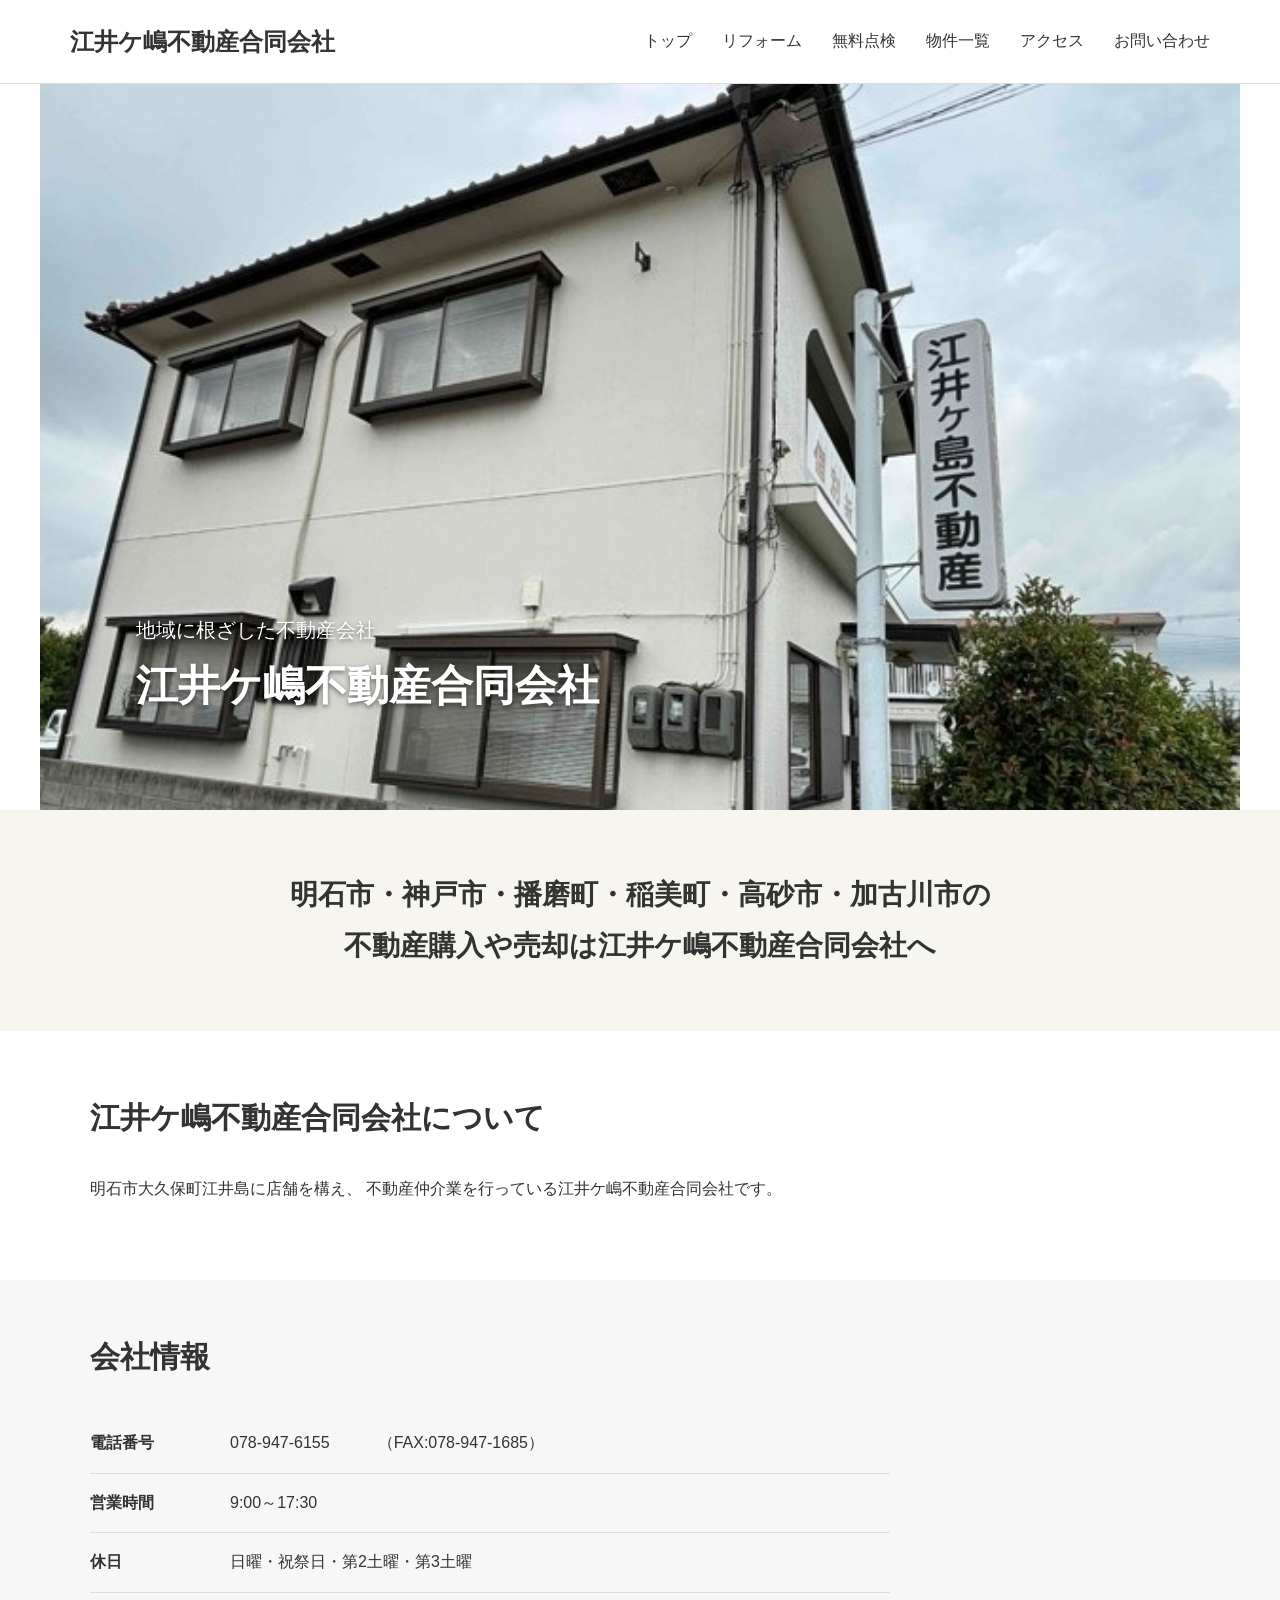
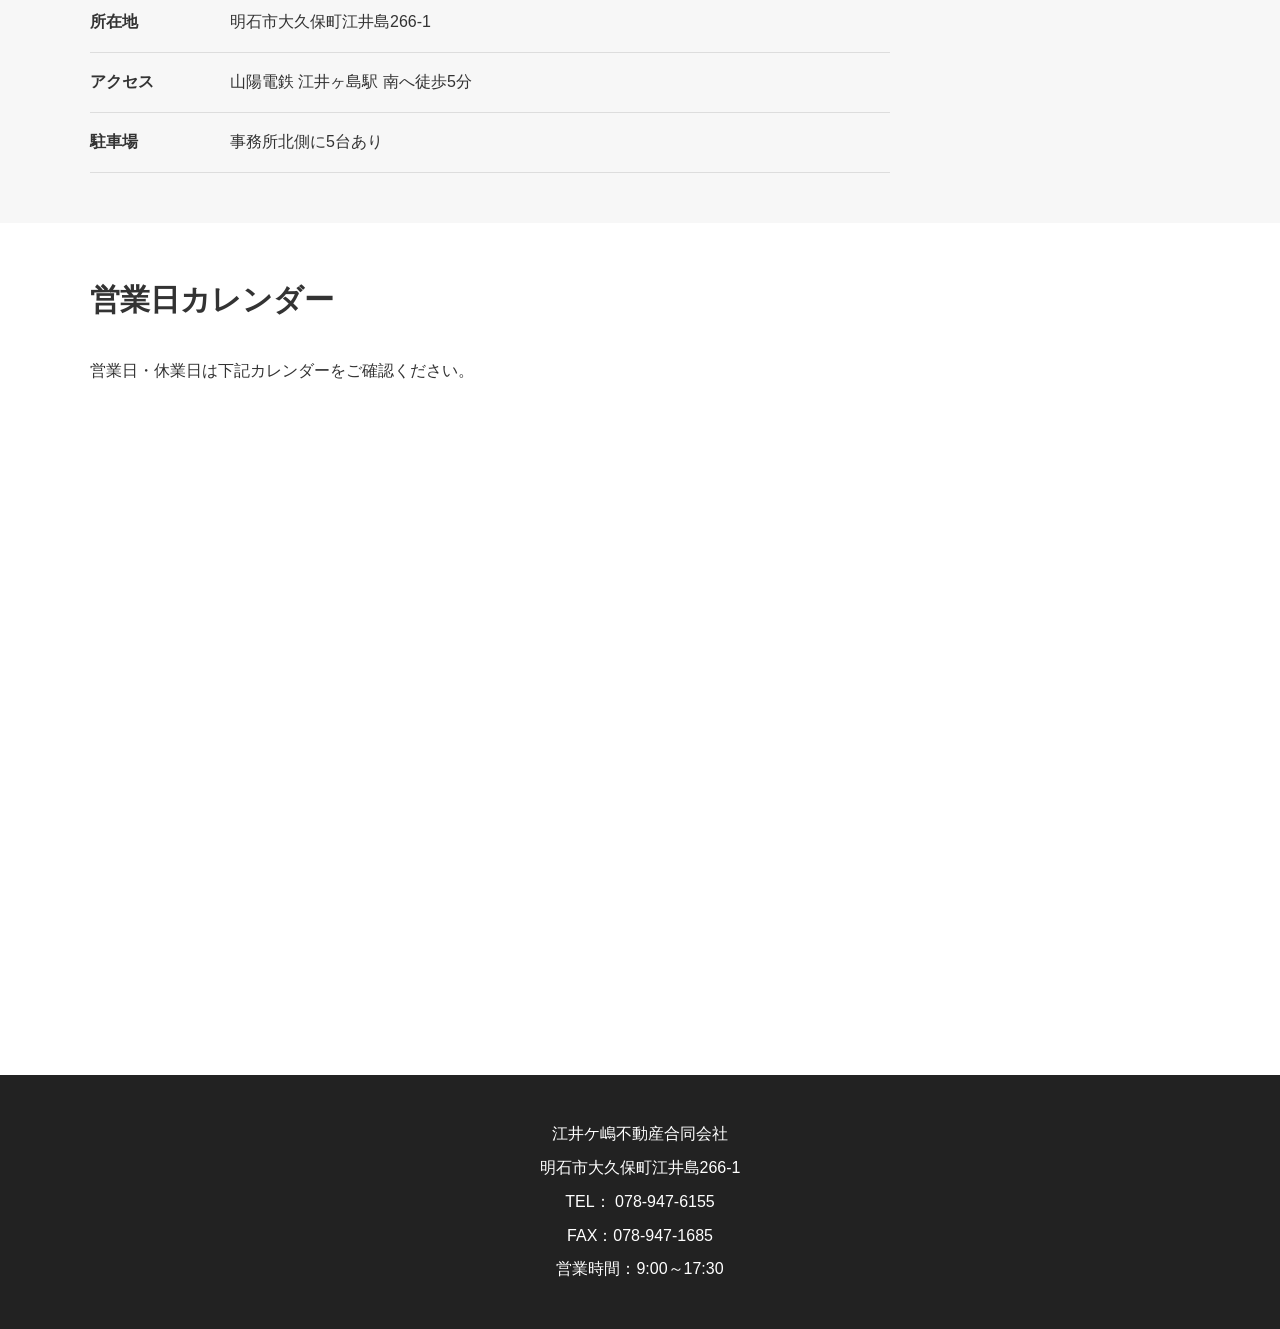
<file: index.html>
<!DOCTYPE html>
<html lang="ja">

<head>
    <meta charset="UTF-8">

    <!-- スマホ表示に対応 -->
    <meta name="viewport" content="width=device-width, initial-scale=1.0">

    <!-- ページタイトル -->
    <title>江井ケ嶋不動産合同会社</title>

    <!-- CSSを読み込み -->
    <link rel="stylesheet" href="css/common.css">
    <link rel="stylesheet" href="css/pc.css">
    <link rel="stylesheet" href="css/sp.css">

    <!-- トップページの余白を設定 -->
    <style>
        .catch-section {
            padding: 60px 0;
        }

        .about-section {
            padding: 60px 0;
        }

        .company-section {
            padding: 50px 0;
        }

        .calendar-section {
            padding: 50px 0;
        }

        .catch-section h2 {
            line-height: 1.8;
        }

        .about-section p {
            line-height: 1.8;
        }

        .company-info p {
            line-height: 1.8;
        }

        .calendar-description {
            line-height: 1.8;
        }

        /* スマホ表示 */
        @media (max-width: 768px) {

            .catch-section {
                padding: 40px 0;
            }

            .about-section {
                padding: 40px 0;
            }

            .company-section {
                padding: 40px 0;
            }

            .calendar-section {
                padding: 40px 0;
            }

        }
    </style>
</head>

<body>

    <!-- ヘッダーを読み込む -->
    <div id="header"></div>


    <!-- メインコンテンツ -->
    <main>

        <!-- メインビジュアル -->
        <section class="hero">

            <img
                src="images/top_1.jpg"
                alt="江井ケ嶋不動産合同会社 外観"
            >

            <div class="hero-text">

                <p>地域に根ざした不動産会社</p>

                <h2>江井ケ嶋不動産合同会社</h2>

            </div>

        </section>


        <!-- キャッチコピー -->
        <section class="catch-section">

            <div class="container">

                <h2>
                    明石市・神戸市・播磨町・稲美町・高砂市・加古川市の<br>
                    不動産購入や売却は江井ケ嶋不動産合同会社へ
                </h2>

            </div>

        </section>


        <!-- 会社紹介 -->
        <section class="about-section">

            <div class="container">

                <h2>江井ケ嶋不動産合同会社について</h2>

                <p>
                    明石市大久保町江井島に店舗を構え、
                    不動産仲介業を行っている江井ケ嶋不動産合同会社です。
                </p>

            </div>

        </section>


        <!-- 会社情報 -->
        <section class="company-section">

            <div class="container">

                <h2>会社情報</h2>

                <div class="company-info">

                    <!-- 電話番号 -->
                    <p>
                        <span>電話番号</span>
                        <a href="tel:078-947-6155">
                            078-947-6155
                        </a>

                        　　　（FAX:078-947-1685）
                    </p>

                    <!-- 営業時間 -->
                    <p>
                        <span>営業時間</span>
                        <span>9:00～17:30</span>
                    </p>

                    <!-- 休日 -->
                    <p>
                        <span>休日</span>
                        <span>
                            日曜・祝祭日・第2土曜・第3土曜
                        </span>
                    </p>

                    <!-- 所在地 -->
                    <p>
                        <span>所在地</span>
                        <span>
                            明石市大久保町江井島266-1
                        </span>
                    </p>

                    <!-- アクセス -->
                    <p>
                        <span>アクセス</span>
                        <span>
                            山陽電鉄 江井ヶ島駅 南へ徒歩5分
                        </span>
                    </p>

                    <!-- 駐車場 -->
                    <p>
                        <span>駐車場</span>
                        <span>
                            事務所北側に5台あり
                        </span>
                    </p>

                </div>

            </div>

        </section>


        <!-- 営業日カレンダー -->
        <section class="calendar-section">

            <div class="container">

                <h2>営業日カレンダー</h2>

                <p class="calendar-description">
                    営業日・休業日は下記カレンダーをご確認ください。
                </p>

                <!-- Googleカレンダー -->
                <div class="calendar-container">

                    <!-- Googleカレンダー設定後にURLを設定 -->
                    <iframe
                        src="https://calendar.google.com/calendar/embed?src=eigasima.fudousan%40gmail.com&ctz=Asia%2FTokyo"
                        style="border: 0"
                        width="800"
                        height="600"
                        frameborder="0"
                        scrolling="no">
                    </iframe>

                </div>

            </div>

        </section>

    </main>


    <!-- フッターを読み込む -->
    <div id="footer"></div>


    <!-- JavaScriptを読み込む -->
    <script src="js/common.js"></script>

</body>

</html>
</file>
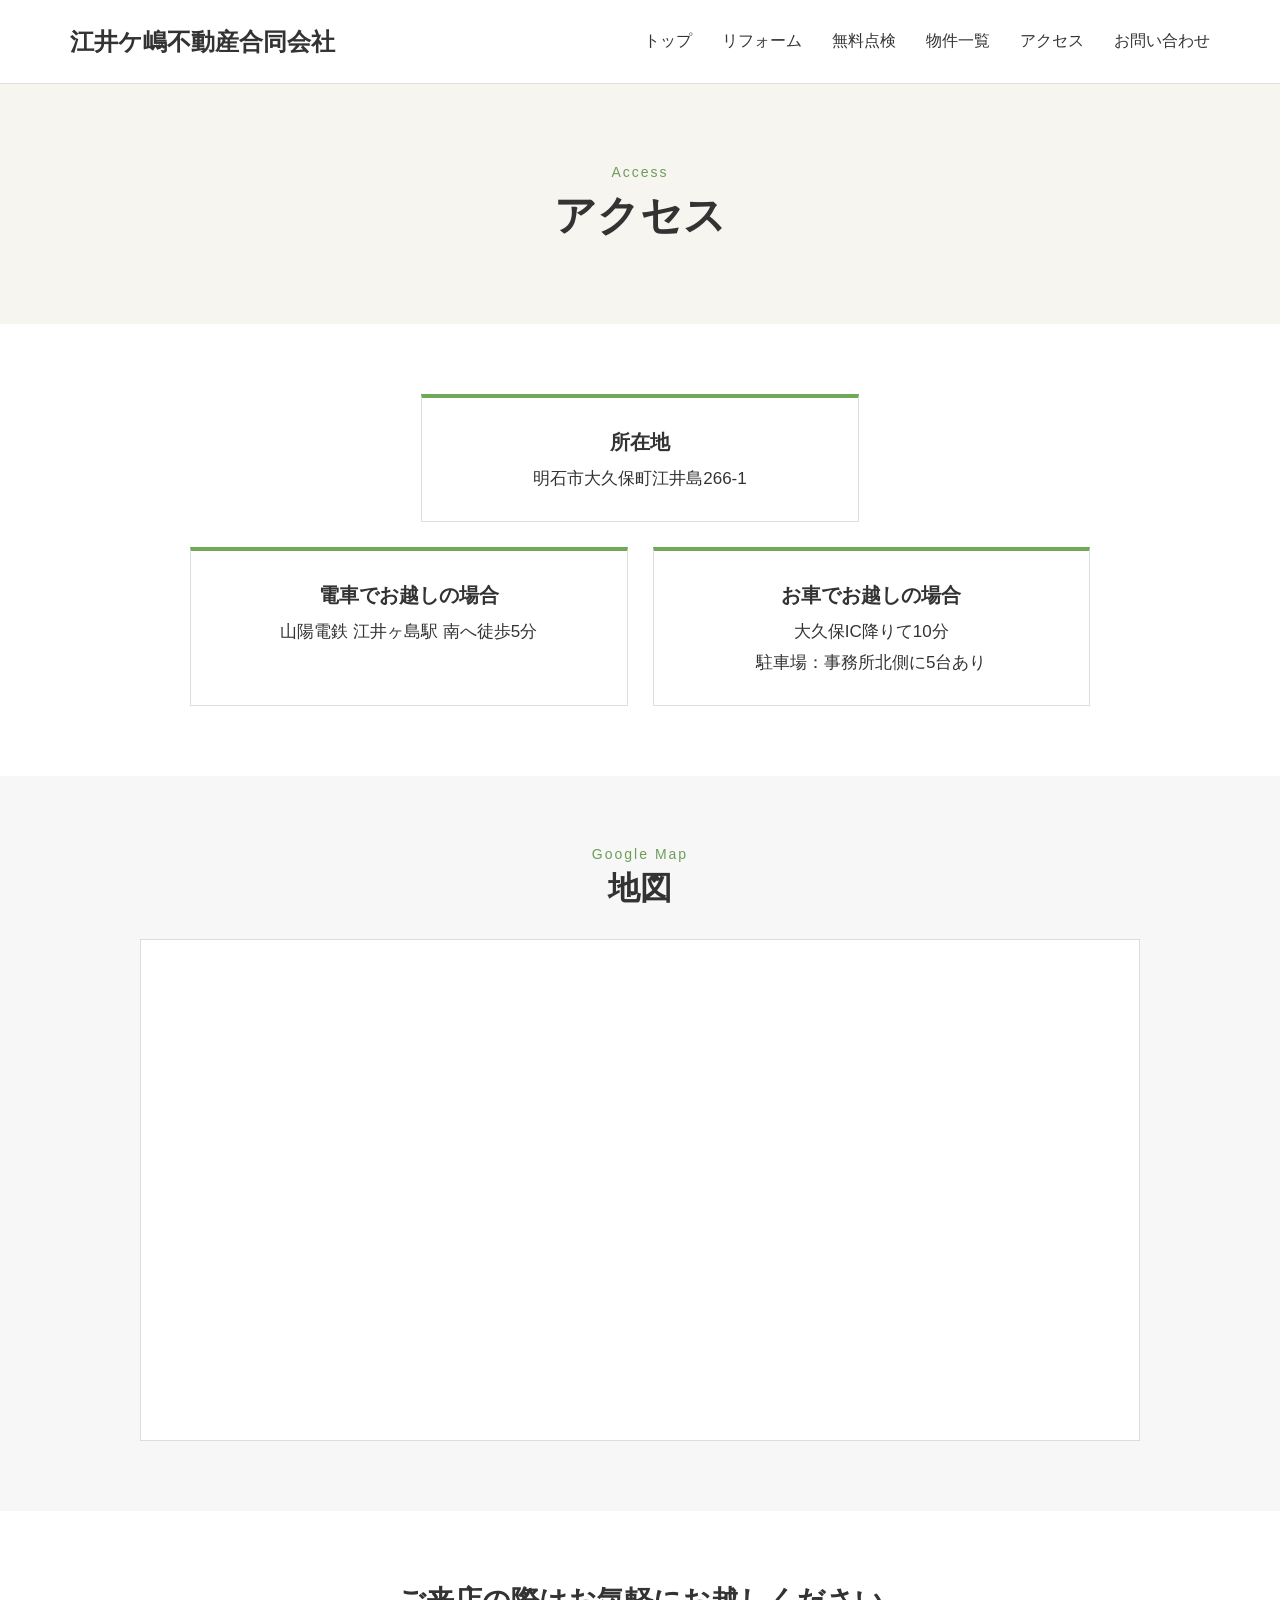
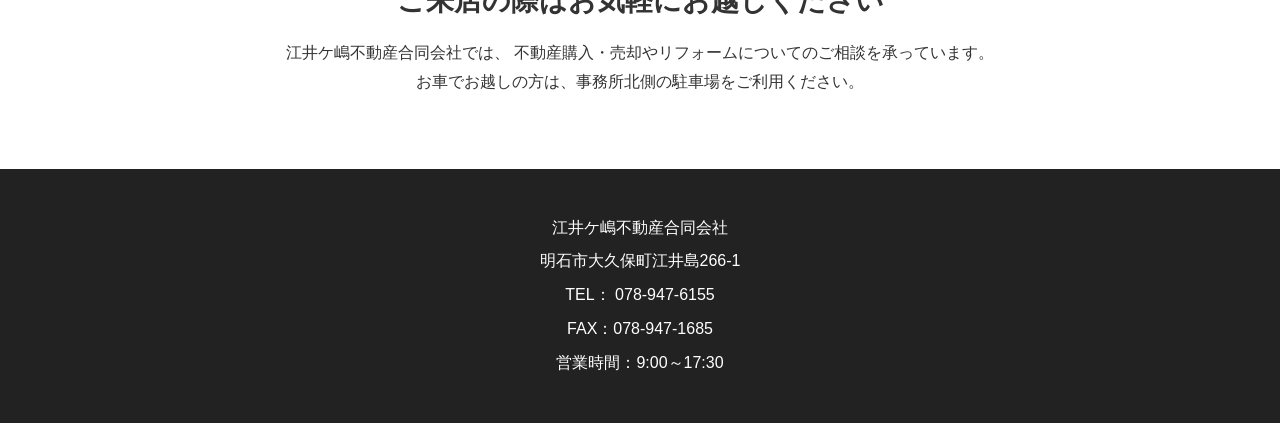
<file: access.html>
<!DOCTYPE html>
<html lang="ja">

<head>
    <meta charset="UTF-8">

    <!-- スマホ表示に対応 -->
    <meta name="viewport" content="width=device-width, initial-scale=1.0">

    <!-- ページタイトル -->
    <title>アクセス | 江井ケ嶋不動産合同会社</title>

    <!-- CSSを読み込み -->
    <link rel="stylesheet" href="css/common.css">
    <link rel="stylesheet" href="css/pc.css">
    <link rel="stylesheet" href="css/sp.css">
    <link rel="stylesheet" href="css/access.css">
</head>

<body>

    <!-- ヘッダーを読み込む -->
    <div id="header"></div>

    <!-- メインコンテンツ -->
    <main>

        <!-- ページタイトル -->
        <section class="access-title">

            <div class="container">

                <p>Access</p>

                <h2>アクセス</h2>

            </div>

        </section>

        <!-- アクセス情報 -->
        <section class="access-info-section">

            <div class="container">

                <div class="access-info">

                    <!-- 所在地 -->
                    <div class="access-item access-address">

                        <h3>所在地</h3>

                        <p>
                            明石市大久保町江井島266-1
                        </p>

                    </div>

                    <!-- 電車でのアクセス -->
                    <div class="access-item">

                        <h3>電車でお越しの場合</h3>

                        <p>
                            山陽電鉄 江井ヶ島駅 南へ徒歩5分
                        </p>

                    </div>

                    <!-- お車でのアクセス -->
                    <div class="access-item">

                        <h3>お車でお越しの場合</h3>

                        <p>
                            大久保IC降りて10分
                        </p>

                        <p>
                            駐車場：事務所北側に5台あり
                        </p>

                    </div>

                </div>

            </div>

        </section>

        <!-- Googleマップ -->
        <section class="map-section">

            <div class="container">

                <div class="section-heading">

                    <p>Google Map</p>

                    <h2>地図</h2>

                </div>

                <div class="map-container">

                    <iframe
                        src="https://www.google.com/maps?q=明石市大久保町江井島266-1&output=embed"
                        loading="lazy"
                        referrerpolicy="no-referrer-when-downgrade"
                        allowfullscreen>
                    </iframe>

                </div>

            </div>

        </section>

        <!-- ご来店案内 -->
        <section class="access-guide">

            <div class="container">

                <h2>ご来店の際はお気軽にお越しください</h2>

                <p>
                    江井ケ嶋不動産合同会社では、
                    不動産購入・売却やリフォームについてのご相談を承っています。
                </p>

                <p>
                    お車でお越しの方は、事務所北側の駐車場をご利用ください。
                </p>

            </div>

        </section>

    </main>

    <!-- フッターを読み込む -->
    <div id="footer"></div>

    <!-- JavaScriptを読み込む -->
    <script src="js/common.js"></script>

</body>

</html>
</file>
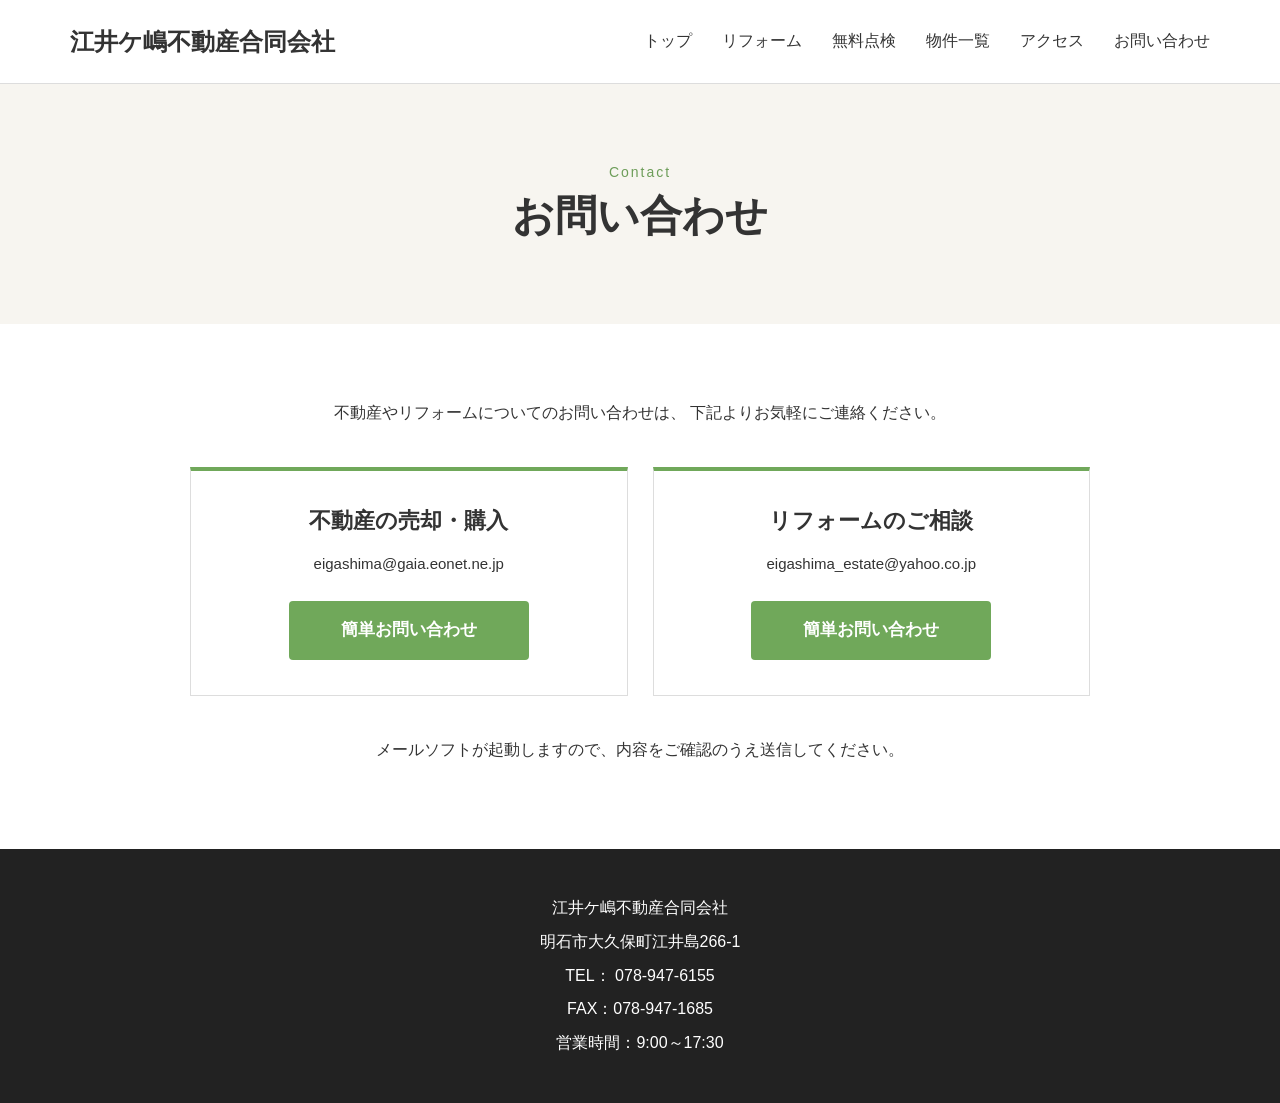
<file: contact.html>
<!DOCTYPE html>
<html lang="ja">

<head>
    <meta charset="UTF-8">

    <!-- スマホ表示に対応 -->
    <meta name="viewport" content="width=device-width, initial-scale=1.0">

    <!-- ページタイトル -->
    <title>お問い合わせ | 江井ケ嶋不動産合同会社</title>

    <!-- CSSを読み込み -->
    <link rel="stylesheet" href="css/common.css">
    <link rel="stylesheet" href="css/pc.css">
    <link rel="stylesheet" href="css/sp.css">

    <!-- お問い合わせページの設定 -->
    <style>

        /* ページタイトル */
        .contact-title {
            padding: 80px 0;
            text-align: center;
            background-color: #f7f5f0;
        }

        .contact-title p {
            margin: 0;
            color: #6d9d59;
            font-size: 14px;
            line-height: 1.2;
            letter-spacing: 2px;
        }

        .contact-title h2 {
            margin: 8px 0 0;
            font-size: 42px;
            line-height: 1.3;
        }

        /* お問い合わせ */
        .contact-section {
            padding: 70px 0;
        }

        .contact-introduction {
            margin-bottom: 40px;
            text-align: center;
        }

        .contact-introduction p {
            margin: 5px 0;
        }

        /* お問い合わせ項目 */
        .contact-list {
            display: grid;
            grid-template-columns: repeat(2, 1fr);
            gap: 25px;
            max-width: 900px;
            margin: 0 auto;
        }

        .contact-item {
            padding: 35px 30px;
            text-align: center;
            background-color: #fff;
            border: 1px solid #ddd;
            border-top: 4px solid #70a85a;
        }

        .contact-item h3 {
            margin: 0 0 15px;
            font-size: 22px;
            line-height: 1.4;
        }

        .contact-item p {
            margin: 5px 0;
            line-height: 1.6;
        }

        /* メールアドレス */
        .contact-email {
            margin-bottom: 25px !important;
            font-size: 15px;
            overflow-wrap: anywhere;
        }

        /* 簡単お問い合わせボタン */
        .contact-button {
            display: inline-block;
            min-width: 240px;
            padding: 14px 25px;

            color: #fff;
            background-color: #70a85a;

            border-radius: 4px;

            font-size: 17px;
            font-weight: bold;

            transition: opacity 0.2s;
        }

        .contact-button:hover {
            opacity: 0.75;
        }

        /* メールアドレスについて */
        .contact-note {
            margin-top: 40px;
            text-align: center;
            line-height: 1.7;
        }

        /* スマホ表示 */
        @media (max-width: 768px) {

            /* ページタイトル */
            .contact-title {
                padding: 50px 0;
            }

            .contact-title h2 {
                font-size: 32px;
            }

            /* お問い合わせ */
            .contact-section {
                padding: 50px 0;
            }

            .contact-list {
                grid-template-columns: 1fr;
                gap: 15px;
            }

            .contact-item {
                padding: 25px 18px;
            }

            .contact-item h3 {
                font-size: 20px;
            }

            .contact-button {
                width: 100%;
                min-width: 0;
            }

        }

    </style>
</head>

<body>

    <!-- ヘッダーを読み込む -->
    <div id="header"></div>

    <!-- メインコンテンツ -->
    <main>

        <!-- ページタイトル -->
        <section class="contact-title">

            <div class="container">

                <p>Contact</p>

                <h2>お問い合わせ</h2>

            </div>

        </section>

        <!-- お問い合わせ -->
        <section class="contact-section">

            <div class="container">

                <div class="contact-introduction">

                    <p>
                        不動産やリフォームについてのお問い合わせは、
                        下記よりお気軽にご連絡ください。
                    </p>

                </div>

                <div class="contact-list">

                    <!-- 不動産のお問い合わせ -->
                    <div class="contact-item">

                        <h3>不動産の売却・購入</h3>

                        <p class="contact-email">
                            eigashima@gaia.eonet.ne.jp
                        </p>

                        <a
                            class="contact-button"
                            href="mailto:eigashima@gaia.eonet.ne.jp?subject=%E4%B8%8D%E5%8B%95%E7%94%A3%E3%81%AE%E7%9B%B8%E8%AB%87&body=%E4%BB%B6%E5%90%8D%EF%BC%9A%E4%B8%8D%E5%8B%95%E7%94%A3%E3%81%AE%E7%9B%B8%E8%AB%87%0A%0A%E3%81%94%E4%BD%8F%E6%89%80%EF%BC%9A%0A%E3%81%8A%E5%90%8D%E5%89%8D%EF%BC%9A%0A%E3%81%8A%E9%9B%BB%E8%A9%B1%E7%95%AA%E5%8F%B7%EF%BC%9A%0A%0A%E3%81%94%E7%9B%B8%E8%AB%87%E5%86%85%E5%AE%B9%EF%BC%9A"
                        >
                            簡単お問い合わせ
                        </a>

                    </div>

                    <!-- リフォームのお問い合わせ -->
                    <div class="contact-item">

                        <h3>リフォームのご相談</h3>

                        <p class="contact-email">
                            eigashima_estate@yahoo.co.jp
                        </p>

                        <a
                            class="contact-button"
                            href="mailto:eigashima_estate@yahoo.co.jp?subject=%E3%83%AA%E3%83%95%E3%82%A9%E3%83%BC%E3%83%A0%E3%81%AE%E7%9B%B8%E8%AB%87&body=%E4%BB%B6%E5%90%8D%EF%BC%9A%E3%83%AA%E3%83%95%E3%82%A9%E3%83%BC%E3%83%A0%E3%81%AE%E7%9B%B8%E8%AB%87%0A%0A%E3%81%94%E4%BD%8F%E6%89%80%EF%BC%9A%0A%E3%81%8A%E5%90%8D%E5%89%8D%EF%BC%9A%0A%E3%81%8A%E9%9B%BB%E8%A9%B1%E7%95%AA%E5%8F%B7%EF%BC%9A%0A%0A%E3%81%94%E7%9B%B8%E8%AB%87%E5%86%85%E5%AE%B9%EF%BC%9A"
                        >
                            簡単お問い合わせ
                        </a>

                    </div>

                </div>

                <p class="contact-note">
                    メールソフトが起動しますので、内容をご確認のうえ送信してください。
                </p>

            </div>

        </section>

    </main>

    <!-- フッターを読み込む -->
    <div id="footer"></div>

    <!-- JavaScriptを読み込む -->
    <script src="js/common.js"></script>

</body>

</html>
</file>
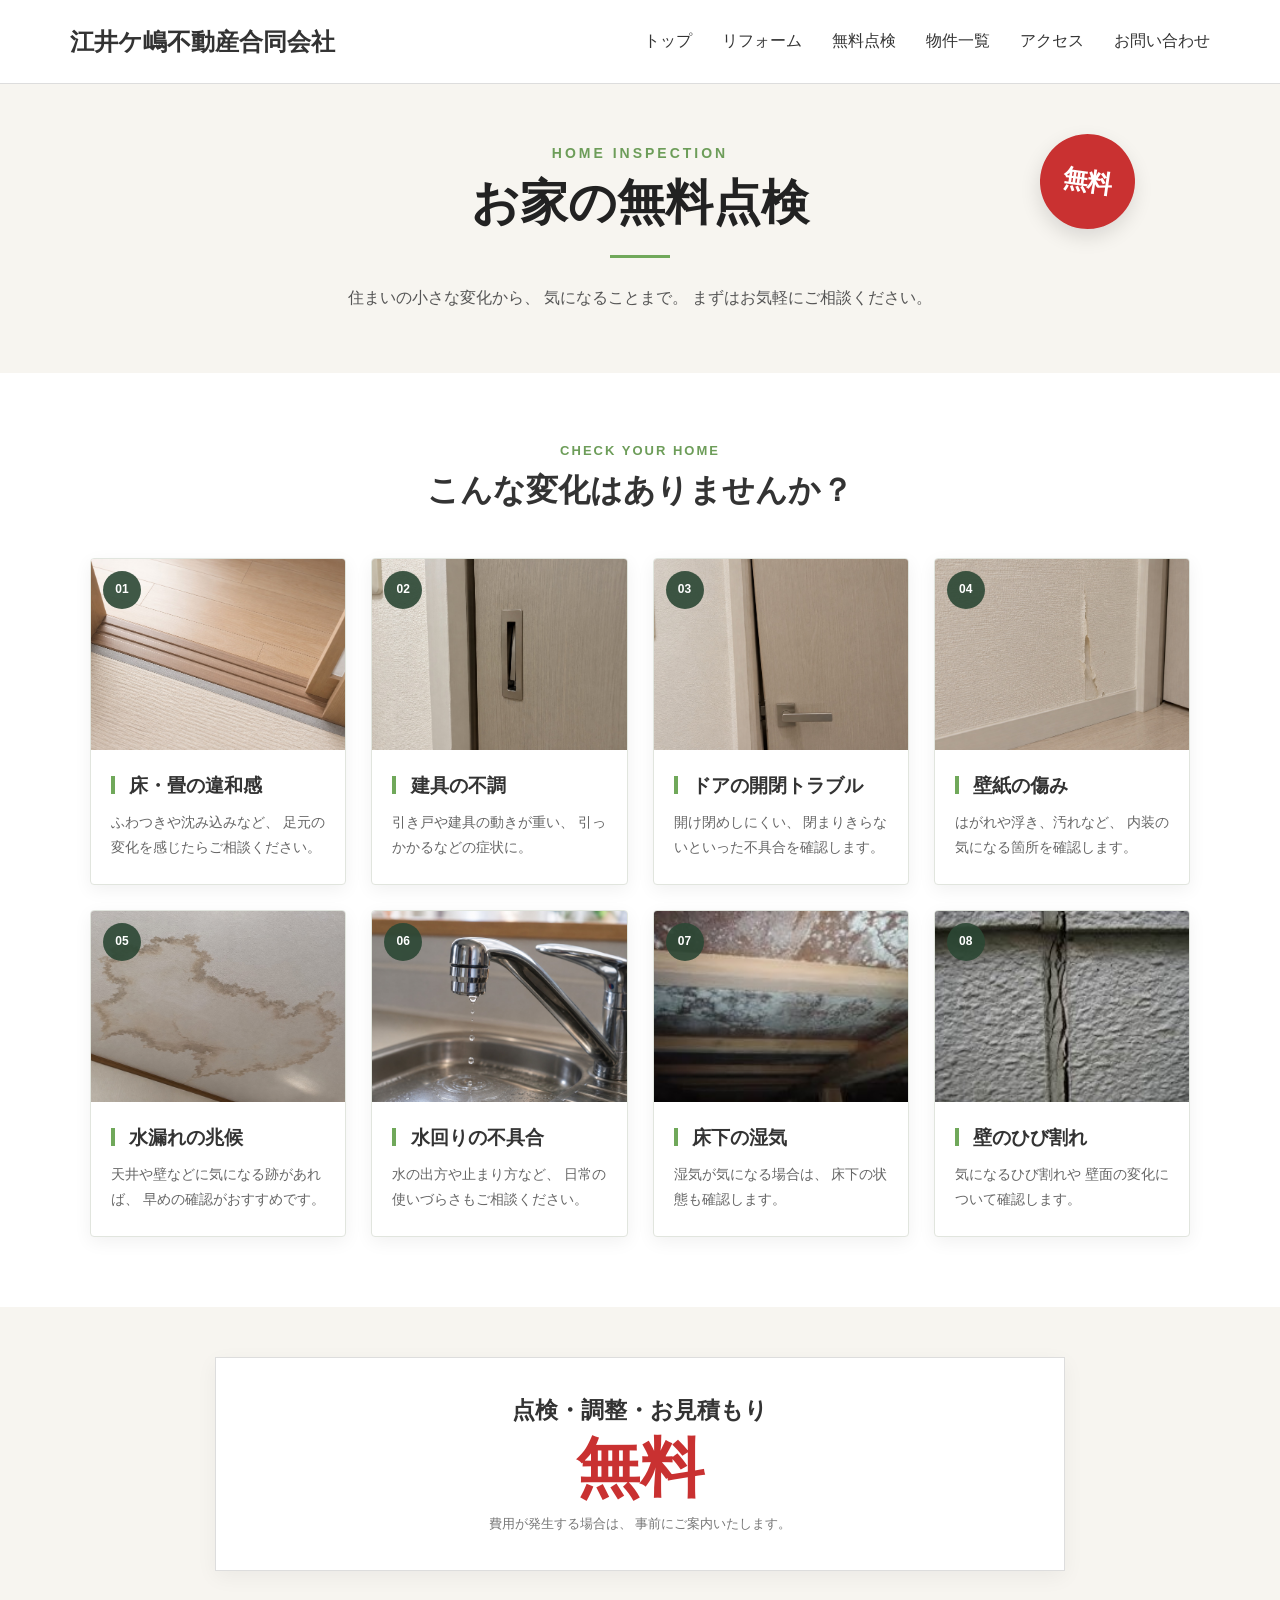
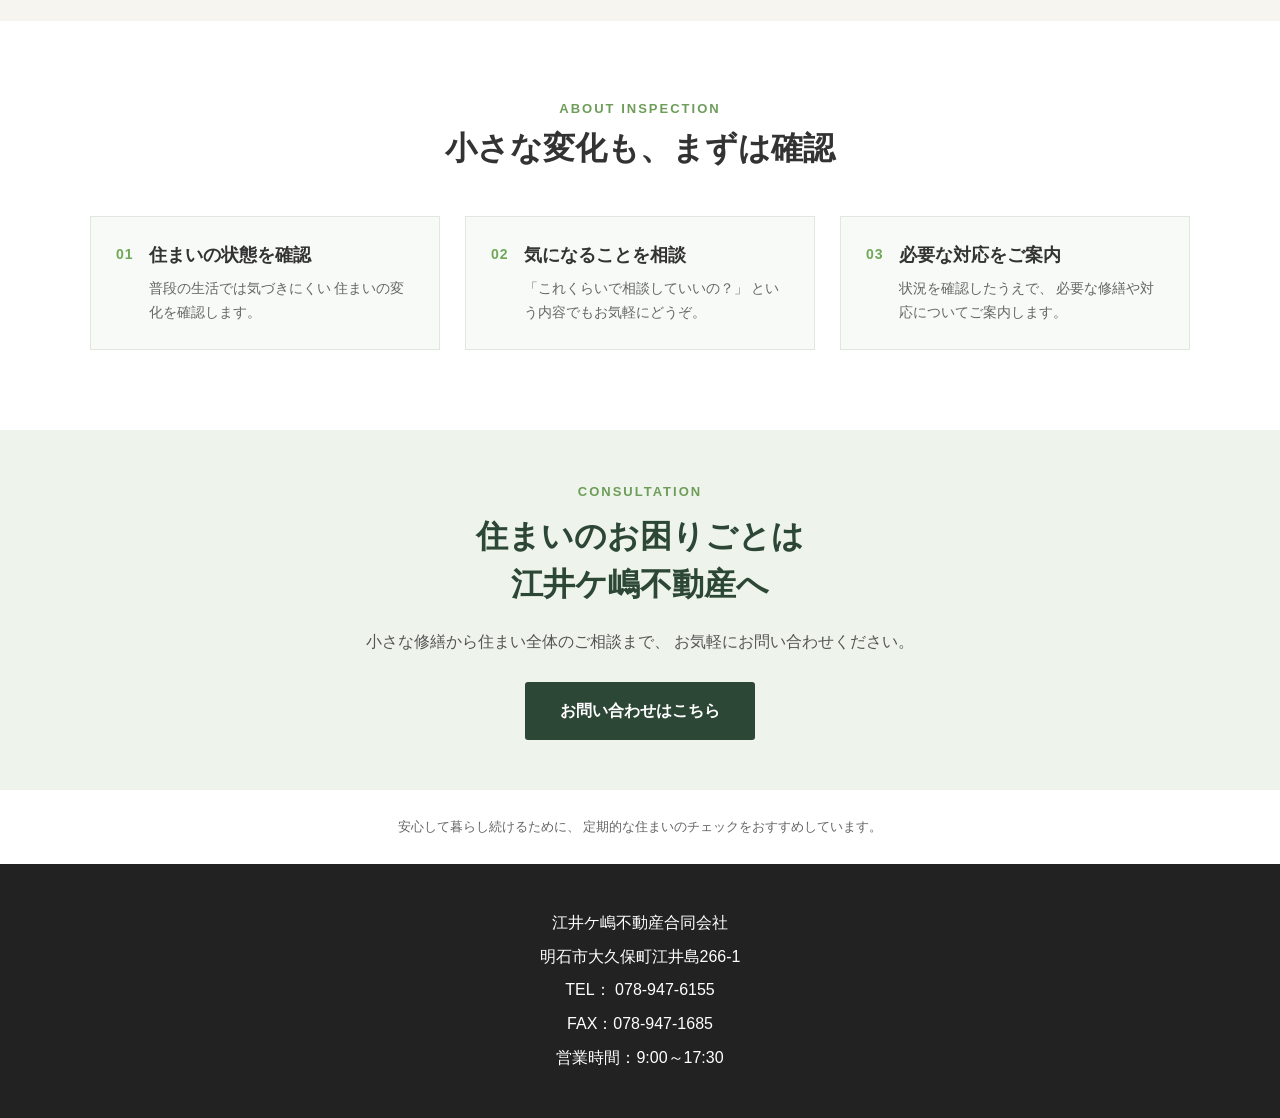
<file: inspection.html>
<!DOCTYPE html>
<html lang="ja">

<head>

    <meta charset="UTF-8">

    <!-- 検索エンジンに登録しない -->
    <meta name="robots" content="noindex, nofollow">

    <!-- スマホ表示に対応 -->
    <meta
        name="viewport"
        content="width=device-width, initial-scale=1.0">

    <!-- ページタイトル -->
    <title>無料点検 | 江井ケ嶋不動産合同会社</title>

    <!-- CSSを読み込み -->
    <link rel="stylesheet" href="css/common.css">
    <link rel="stylesheet" href="css/pc.css">
    <link rel="stylesheet" href="css/sp.css">
    <link rel="stylesheet" href="css/inspection.css">

</head>


<body>

    <!-- ヘッダーを読み込む -->
    <div id="header"></div>


    <!-- メインコンテンツ -->
    <main>


        <!-- ページタイトル -->
        <section class="inspection-hero">

            <div class="container">

                <p class="inspection-hero-subtitle">
                    HOME INSPECTION
                </p>

                <h2>
                    お家の無料点検
                </h2>

                <p class="inspection-hero-text">
                    住まいの小さな変化から、
                    気になることまで。
                    まずはお気軽にご相談ください。
                </p>

                <div class="inspection-hero-badge">
                    無料
                </div>

            </div>

        </section>


        <!-- 無料点検の案内 -->
        <section class="inspection-intro">

            <div class="container">

                <div class="inspection-section-heading">

                    <p>
                        CHECK YOUR HOME
                    </p>

                    <h2>
                        こんな変化はありませんか？
                    </h2>

                </div>


                <div class="inspection-check-list">


                    <!-- 1 -->
                    <article class="inspection-check-card">

                        <div class="inspection-check-image">

                            <img
                                src="images/inspection_1.jpg"
                                alt="床や畳の状態"
                                loading="lazy">

                            <span>
                                01
                            </span>

                        </div>

                        <div class="inspection-check-body">

                            <h3>
                                床・畳の違和感
                            </h3>

                            <p>
                                ふわつきや沈み込みなど、
                                足元の変化を感じたらご相談ください。
                            </p>

                        </div>

                    </article>


                    <!-- 2 -->
                    <article class="inspection-check-card">

                        <div class="inspection-check-image">

                            <img
                                src="images/inspection_2.jpg"
                                alt="建具の動作不良"
                                loading="lazy">

                            <span>
                                02
                            </span>

                        </div>

                        <div class="inspection-check-body">

                            <h3>
                                建具の不調
                            </h3>

                            <p>
                                引き戸や建具の動きが重い、
                                引っかかるなどの症状に。
                            </p>

                        </div>

                    </article>


                    <!-- 3 -->
                    <article class="inspection-check-card">

                        <div class="inspection-check-image">

                            <img
                                src="images/inspection_3.jpg"
                                alt="ドアの開閉"
                                loading="lazy">

                            <span>
                                03
                            </span>

                        </div>

                        <div class="inspection-check-body">

                            <h3>
                                ドアの開閉トラブル
                            </h3>

                            <p>
                                開け閉めしにくい、
                                閉まりきらないといった不具合を確認します。
                            </p>

                        </div>

                    </article>


                    <!-- 4 -->
                    <article class="inspection-check-card">

                        <div class="inspection-check-image">

                            <img
                                src="images/inspection_4.jpg"
                                alt="壁紙の状態"
                                loading="lazy">

                            <span>
                                04
                            </span>

                        </div>

                        <div class="inspection-check-body">

                            <h3>
                                壁紙の傷み
                            </h3>

                            <p>
                                はがれや浮き、汚れなど、
                                内装の気になる箇所を確認します。
                            </p>

                        </div>

                    </article>


                    <!-- 5 -->
                    <article class="inspection-check-card">

                        <div class="inspection-check-image">

                            <img
                                src="images/inspection_5.jpg"
                                alt="雨漏りの確認"
                                loading="lazy">

                            <span>
                                05
                            </span>

                        </div>

                        <div class="inspection-check-body">

                            <h3>
                                水漏れの兆候
                            </h3>

                            <p>
                                天井や壁などに気になる跡があれば、
                                早めの確認がおすすめです。
                            </p>

                        </div>

                    </article>


                    <!-- 6 -->
                    <article class="inspection-check-card">

                        <div class="inspection-check-image">

                            <img
                                src="images/inspection_6.jpg"
                                alt="水回りの不具合"
                                loading="lazy">

                            <span>
                                06
                            </span>

                        </div>

                        <div class="inspection-check-body">

                            <h3>
                                水回りの不具合
                            </h3>

                            <p>
                                水の出方や止まり方など、
                                日常の使いづらさもご相談ください。
                            </p>

                        </div>

                    </article>


                    <!-- 7 -->
                    <article class="inspection-check-card">

                        <div class="inspection-check-image">

                            <img
                                src="images/inspection_7.jpg"
                                alt="床下の湿気"
                                loading="lazy">

                            <span>
                                07
                            </span>

                        </div>

                        <div class="inspection-check-body">

                            <h3>
                                床下の湿気
                            </h3>

                            <p>
                                湿気が気になる場合は、
                                床下の状態も確認します。
                            </p>

                        </div>

                    </article>


                    <!-- 8 -->
                    <article class="inspection-check-card">

                        <div class="inspection-check-image">

                            <img
                                src="images/inspection_8.jpg"
                                alt="壁のひび割れ"
                                loading="lazy">

                            <span>
                                08
                            </span>

                        </div>

                        <div class="inspection-check-body">

                            <h3>
                                壁のひび割れ
                            </h3>

                            <p>
                                気になるひび割れや
                                壁面の変化について確認します。
                            </p>

                        </div>

                    </article>

                </div>

            </div>

        </section>


        <!-- 無料点検の料金 -->
        <section class="inspection-free">

            <div class="container">

                <div class="inspection-free-box">

                    <p class="inspection-free-label">
                        点検・調整・お見積もり
                    </p>

                    <h2>
                        無料
                    </h2>

                    <p class="inspection-free-text">
                        費用が発生する場合は、
                        事前にご案内いたします。
                    </p>

                </div>

            </div>

        </section>


        <!-- 点検のメリット -->
        <section class="inspection-merit">

            <div class="container">

                <div class="inspection-section-heading">

                    <p>
                        ABOUT INSPECTION
                    </p>

                    <h2>
                        小さな変化も、まずは確認
                    </h2>

                </div>


                <div class="inspection-merit-list">

                    <div class="inspection-merit-item">

                        <span>
                            01
                        </span>

                        <div>

                            <h3>
                                住まいの状態を確認
                            </h3>

                            <p>
                                普段の生活では気づきにくい
                                住まいの変化を確認します。
                            </p>

                        </div>

                    </div>


                    <div class="inspection-merit-item">

                        <span>
                            02
                        </span>

                        <div>

                            <h3>
                                気になることを相談
                            </h3>

                            <p>
                                「これくらいで相談していいの？」
                                という内容でもお気軽にどうぞ。
                            </p>

                        </div>

                    </div>


                    <div class="inspection-merit-item">

                        <span>
                            03
                        </span>

                        <div>

                            <h3>
                                必要な対応をご案内
                            </h3>

                            <p>
                                状況を確認したうえで、
                                必要な修繕や対応についてご案内します。
                            </p>

                        </div>

                    </div>

                </div>

            </div>

        </section>


        <!-- お問い合わせ -->
        <section class="inspection-contact">

            <div class="container">

                <div class="inspection-contact-main">

                    <p class="inspection-contact-subtitle">
                        CONSULTATION
                    </p>

                    <h2>
                        住まいのお困りごとは<br>
                        江井ケ嶋不動産へ
                    </h2>

                    <p>
                        小さな修繕から住まい全体のご相談まで、
                        お気軽にお問い合わせください。
                    </p>

                    <a
                        href="contact.html"
                        class="inspection-contact-button">

                        お問い合わせはこちら

                    </a>

                </div>

            </div>

        </section>


        <!-- 最後の案内 -->
        <section class="inspection-message">

            <div class="container">

                <p>
                    安心して暮らし続けるために、
                    定期的な住まいのチェックをおすすめしています。
                </p>

            </div>

        </section>


    </main>


    <!-- フッターを読み込む -->
    <div id="footer"></div>


    <!-- JavaScriptを読み込む -->
    <script src="js/common.js"></script>

</body>

</html>
</file>
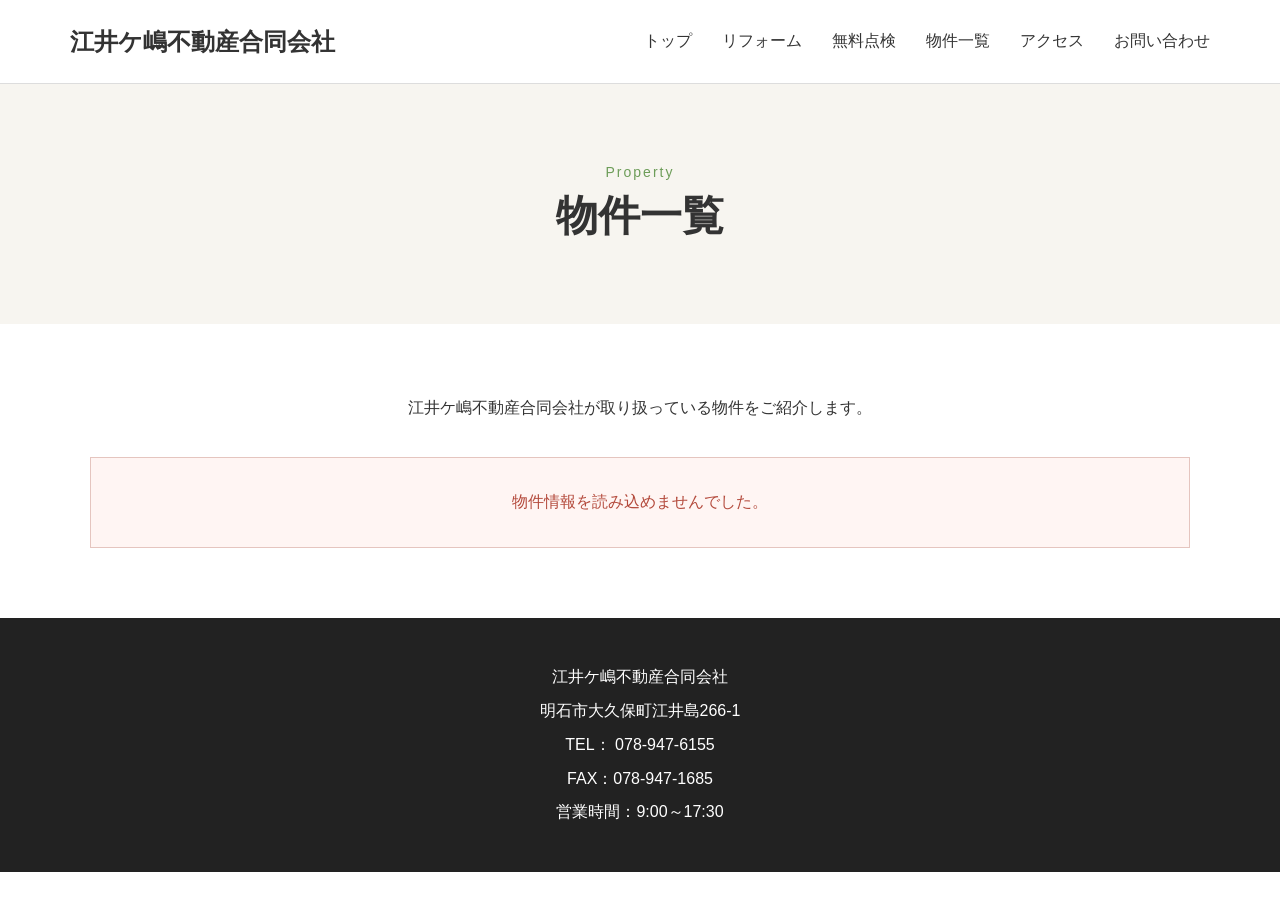
<file: property.html>
<!DOCTYPE html>
<html lang="ja">

<head>
    <meta charset="UTF-8">

    <!-- スマホ表示に対応 -->
    <meta name="viewport" content="width=device-width, initial-scale=1.0">

    <!-- ページタイトル -->
    <title>物件一覧 | 江井ケ嶋不動産合同会社</title>

    <!-- CSSを読み込み -->
    <link rel="stylesheet" href="css/common.css">
    <link rel="stylesheet" href="css/pc.css">
    <link rel="stylesheet" href="css/sp.css">

    <!-- 物件一覧ページの設定 -->
    <style>

        /* ページタイトル */
        .property-title {
            padding: 80px 0;
            text-align: center;
            background-color: #f7f5f0;
        }

        .property-title p {
            margin: 0;
            color: #6d9d59;
            font-size: 14px;
            line-height: 1.2;
            letter-spacing: 2px;
        }

        .property-title h2 {
            margin: 8px 0 0;
            font-size: 42px;
            line-height: 1.3;
        }


        /* 物件一覧 */
        .property-section {
            padding: 70px 0;
        }


        /* 物件一覧の説明 */
        .property-description {
            margin: 0 0 35px;
            text-align: center;
            line-height: 1.8;
        }


        /* 物件一覧 */
        .property-list {
            display: grid;
            grid-template-columns: repeat(2, 1fr);
            gap: 30px;
        }


        /* 物件カード */
        .property-card {
            overflow: hidden;
            background-color: #fff;
            border: 1px solid #ddd;
        }


        /* 物件カード上部 */
        .property-card-header {
            padding: 22px 25px;
            background-color: #f7f7f7;
            border-bottom: 1px solid #ddd;
        }


        /* 物件種別 */
        .property-category {
            display: inline-block;
            margin-bottom: 8px;
            padding: 3px 10px;
            color: #fff;
            background-color: #70a85a;
            font-size: 13px;
            line-height: 1.5;
        }


        /* 物件名 */
        .property-card h3 {
            margin: 0;
            font-size: 22px;
            line-height: 1.5;
        }


        /* 物件カード本文 */
        .property-card-body {
            padding: 25px;
        }


        /* 物件情報 */
        .property-info {
            margin: 0;
        }


        /* 物件情報の行 */
        .property-info-row {
            display: flex;
            margin: 0;
            padding: 10px 0;
            border-bottom: 1px solid #eee;
            line-height: 1.6;
        }


        /* 物件情報の項目名 */
        .property-info-label {
            flex: 0 0 90px;
            font-weight: bold;
        }


        /* 物件情報の内容 */
        .property-info-value {
            flex: 1;
        }


        /* 価格 */
        .property-price {
            color: #b44a3c;
            font-size: 20px;
            font-weight: bold;
        }


        /* おすすめポイント */
        .property-recommendation {
            margin-top: 20px;
            padding: 15px;
            background-color: #f7f5f0;
        }


        .property-recommendation h4 {
            margin: 0 0 8px;
            font-size: 17px;
        }


        .property-recommendation p {
            margin: 0;
            line-height: 1.7;
        }


        /* 詳細ボタン */
        .property-detail-button {
            display: block;
            width: 100%;
            margin-top: 25px;
            padding: 13px 20px;
            text-align: center;
            color: #fff;
            background-color: #70a85a;
            border: 0;
            cursor: pointer;
            font-size: 16px;
        }


        .property-detail-button:hover {
            opacity: 0.8;
        }


        /* 物件がない場合 */
        .property-empty {
            padding: 50px 20px;
            text-align: center;
            color: #666;
            border: 1px solid #ddd;
        }


        /* 読み込み中 */
        .property-loading {
            padding: 50px 20px;
            text-align: center;
            color: #666;
        }


        /* エラー */
        .property-error {
            padding: 30px 20px;
            text-align: center;
            color: #b44a3c;
            background-color: #fff5f3;
            border: 1px solid #e5c5bf;
        }


        /* 詳細モーダル */
        .property-modal {
            display: none;
            position: fixed;
            z-index: 1000;
            top: 0;
            left: 0;
            width: 100%;
            height: 100%;
            padding: 40px 20px;
            overflow-y: auto;
            background-color: rgba(0, 0, 0, 0.6);
        }


        /* 詳細モーダルを表示 */
        .property-modal.open {
            display: block;
        }


        /* モーダル内部 */
        .property-modal-content {
            position: relative;
            width: min(800px, 100%);
            margin: 0 auto;
            padding: 35px;
            background-color: #fff;
        }


        /* モーダルを閉じる */
        .property-modal-close {
            position: absolute;
            top: 10px;
            right: 15px;
            padding: 5px 10px;
            border: 0;
            background: none;
            font-size: 30px;
            line-height: 1;
            cursor: pointer;
        }


        /* モーダルタイトル */
        .property-modal h3 {
            margin: 0 40px 25px 0;
            font-size: 28px;
            line-height: 1.5;
        }


        /* モーダル本文 */
        .property-modal-detail {
            line-height: 1.8;
            white-space: pre-wrap;
        }


        /* スマホ表示 */
        @media (max-width: 768px) {

            /* ページタイトル */
            .property-title {
                padding: 50px 0;
            }

            .property-title h2 {
                font-size: 32px;
            }


            /* 物件一覧 */
            .property-section {
                padding: 50px 0;
            }


            /* 物件一覧 */
            .property-list {
                grid-template-columns: 1fr;
                gap: 20px;
            }


            /* 物件カード */
            .property-card-header {
                padding: 18px 20px;
            }


            .property-card h3 {
                font-size: 20px;
            }


            /* 物件カード本文 */
            .property-card-body {
                padding: 20px;
            }


            /* 物件情報 */
            .property-info-row {
                display: block;
            }


            .property-info-label {
                display: block;
                margin-bottom: 3px;
            }


            /* モーダル */
            .property-modal {
                padding: 20px 10px;
            }


            .property-modal-content {
                padding: 25px 20px;
            }


            .property-modal h3 {
                font-size: 24px;
            }

        }

    </style>
</head>


<body>

    <!-- ヘッダーを読み込む -->
    <div id="header"></div>


    <!-- メインコンテンツ -->
    <main>

        <!-- ページタイトル -->
        <section class="property-title">

            <div class="container">

                <p>Property</p>

                <h2>物件一覧</h2>

            </div>

        </section>


        <!-- 物件一覧 -->
        <section class="property-section">

            <div class="container">

                <p class="property-description">
                    江井ケ嶋不動産合同会社が取り扱っている物件をご紹介します。
                </p>


                <!-- 読み込み中 -->
                <div
                    id="property-loading"
                    class="property-loading">
                    物件情報を読み込んでいます。
                </div>


                <!-- エラー -->
                <div
                    id="property-error"
                    class="property-error"
                    style="display: none;">
                    物件情報を読み込めませんでした。
                </div>


                <!-- 物件がない場合 -->
                <div
                    id="property-empty"
                    class="property-empty"
                    style="display: none;">
                    現在、公開中の物件はありません。
                </div>


                <!-- 物件カード -->
                <div
                    id="property-list"
                    class="property-list">
                </div>

            </div>

        </section>

    </main>


    <!-- 物件詳細モーダル -->
    <div
        id="property-modal"
        class="property-modal">

        <div class="property-modal-content">

            <!-- 閉じるボタン -->
            <button
                id="property-modal-close"
                class="property-modal-close"
                type="button"
                aria-label="閉じる">
                ×
            </button>

            <h3 id="property-modal-title"></h3>

            <div
                id="property-modal-detail"
                class="property-modal-detail">
            </div>

        </div>

    </div>


    <!-- フッターを読み込む -->
    <div id="footer"></div>


    <!-- 物件情報を取得 -->
    <script>

        // GoogleスプレッドシートID
        const SPREADSHEET_ID =
            "1Wsj2wkhwqUiKYdBE90LY6lI1jIZAfzsJlf80CZxYhdQ";

        // Googleスプレッドシートのシート名
        const SHEET_NAME =
            "物件一覧";


        // 物件一覧を取得
        function loadProperties() {

            // B列の公開が○の物件だけ取得
            const query =
                "select A,B,C,D,E,F,G,H,I,J,L,M " +
                "where B = '○'";


            const url =
                "https://docs.google.com/spreadsheets/d/" +
                SPREADSHEET_ID +
                "/gviz/tq" +
                "?tqx=out:json" +
                "&sheet=" +
                encodeURIComponent(SHEET_NAME) +
                "&tq=" +
                encodeURIComponent(query);


            fetch(url)

                .then(response => {

                    if (!response.ok) {

                        throw new Error(
                            "スプレッドシートを取得できませんでした。"
                        );

                    }

                    return response.text();

                })


                .then(text => {

                    const jsonText =
                        text.substring(
                            text.indexOf("(") + 1,
                            text.lastIndexOf(")")
                        );


                    const data =
                        JSON.parse(jsonText);


                    displayProperties(
                        data.table.rows
                    );

                })


                .catch(error => {

                    console.error(error);

                    showPropertyError();

                });

        }


        // 物件を表示
        function displayProperties(rows) {

            const list =
                document.getElementById(
                    "property-list"
                );

            const loading =
                document.getElementById(
                    "property-loading"
                );

            const empty =
                document.getElementById(
                    "property-empty"
                );


            loading.style.display = "none";


            // 公開物件がない場合
            if (!rows || rows.length === 0) {

                empty.style.display = "block";

                return;

            }


            list.innerHTML = "";


            rows.forEach((row, index) => {

                const values =
                    row.c.map(cell => {

                        if (!cell || cell.v === null) {

                            return "";

                        }

                        return cell.f !== undefined
                            ? cell.f
                            : cell.v;

                    });


                /*
                    取得した列

                    0 = A 物件番号
                    1 = B 公開
                    2 = C 物件名
                    3 = D 種別
                    4 = E 価格
                    5 = F 所在地
                    6 = G 交通
                    7 = H 間取り
                    8 = I 面積
                    9 = J 築年月
                    10 = L おすすめポイント
                    11 = M 詳細説明

                    B列の公開は表示しない
                    K列の写真は取得していない
                */


                const property = {

                    propertyNumber:
                        values[0] || "",

                    propertyName:
                        values[2] || "",

                    category:
                        values[3] || "",

                    price:
                        values[4] || "",

                    address:
                        values[5] || "",

                    access:
                        values[6] || "",

                    layout:
                        values[7] || "",

                    area:
                        values[8] || "",

                    builtDate:
                        values[9] || "",

                    recommendation:
                        values[10] || "",

                    description:
                        values[11] || ""

                };


                const card =
                    createPropertyCard(
                        property,
                        index
                    );


                list.appendChild(card);

            });

        }


        // 物件カードを作成
        function createPropertyCard(
            property,
            index
        ) {

            const card =
                document.createElement("article");

            card.className =
                "property-card";


            // カード上部
            const header =
                document.createElement("div");

            header.className =
                "property-card-header";


            // 種別
            if (property.category) {

                const category =
                    document.createElement("span");

                category.className =
                    "property-category";

                category.textContent =
                    property.category;

                header.appendChild(category);

            }


            // 物件名
            const title =
                document.createElement("h3");

            title.textContent =
                property.propertyName;

            header.appendChild(title);


            card.appendChild(header);


            // カード本文
            const body =
                document.createElement("div");

            body.className =
                "property-card-body";


            // 物件情報
            const info =
                document.createElement("div");

            info.className =
                "property-info";


            addInfoRow(
                info,
                "物件番号",
                property.propertyNumber
            );


            addInfoRow(
                info,
                "価格",
                property.price,
                "property-price"
            );


            addInfoRow(
                info,
                "所在地",
                property.address
            );


            addInfoRow(
                info,
                "交通",
                property.access
            );


            addInfoRow(
                info,
                "間取り",
                property.layout
            );


            addInfoRow(
                info,
                "面積",
                property.area
            );


            addInfoRow(
                info,
                "築年月",
                property.builtDate
            );


            body.appendChild(info);


            // おすすめポイント
            if (property.recommendation) {

                const recommendation =
                    document.createElement("div");

                recommendation.className =
                    "property-recommendation";


                const heading =
                    document.createElement("h4");

                heading.textContent =
                    "おすすめポイント";


                const text =
                    document.createElement("p");

                text.textContent =
                    property.recommendation;


                recommendation.appendChild(
                    heading
                );

                recommendation.appendChild(
                    text
                );


                body.appendChild(
                    recommendation
                );

            }


            // 詳細ボタン
            if (property.description) {

                const button =
                    document.createElement("button");

                button.type = "button";

                button.className =
                    "property-detail-button";

                button.textContent =
                    "物件詳細を見る";


                button.addEventListener(
                    "click",
                    function () {

                        openPropertyModal(
                            property
                        );

                    }
                );


                body.appendChild(button);

            }


            card.appendChild(body);


            return card;

        }


        // 物件情報の行を追加
        function addInfoRow(
            parent,
            label,
            value,
            valueClass
        ) {

            if (!value) {

                return;

            }


            const row =
                document.createElement("div");

            row.className =
                "property-info-row";


            const labelElement =
                document.createElement("span");

            labelElement.className =
                "property-info-label";

            labelElement.textContent =
                label;


            const valueElement =
                document.createElement("span");

            valueElement.className =
                "property-info-value";


            if (valueClass) {

                valueElement.classList.add(
                    valueClass
                );

            }


            valueElement.textContent =
                value;


            row.appendChild(
                labelElement
            );

            row.appendChild(
                valueElement
            );


            parent.appendChild(row);

        }


        // 物件詳細を表示
        function openPropertyModal(
            property
        ) {

            const modal =
                document.getElementById(
                    "property-modal"
                );

            const title =
                document.getElementById(
                    "property-modal-title"
                );

            const detail =
                document.getElementById(
                    "property-modal-detail"
                );


            title.textContent =
                property.propertyName;


            detail.textContent =
                property.description;


            modal.classList.add(
                "open"
            );


            document.body.style.overflow =
                "hidden";

        }


        // 物件詳細を閉じる
        function closePropertyModal() {

            const modal =
                document.getElementById(
                    "property-modal"
                );


            modal.classList.remove(
                "open"
            );


            document.body.style.overflow =
                "";

        }


        // エラーを表示
        function showPropertyError() {

            const loading =
                document.getElementById(
                    "property-loading"
                );

            const error =
                document.getElementById(
                    "property-error"
                );


            loading.style.display =
                "none";

            error.style.display =
                "block";

        }


        // 閉じるボタン
        document
            .getElementById(
                "property-modal-close"
            )
            .addEventListener(
                "click",
                closePropertyModal
            );


        // モーダル外側をクリック
        document
            .getElementById(
                "property-modal"
            )
            .addEventListener(
                "click",
                function (event) {

                    if (
                        event.target === this
                    ) {

                        closePropertyModal();

                    }

                }
            );


        // ページ読み込み時に物件を取得
        loadProperties();

    </script>


    <!-- 共通JavaScript -->
    <script src="js/common.js"></script>

</body>

</html>
</file>
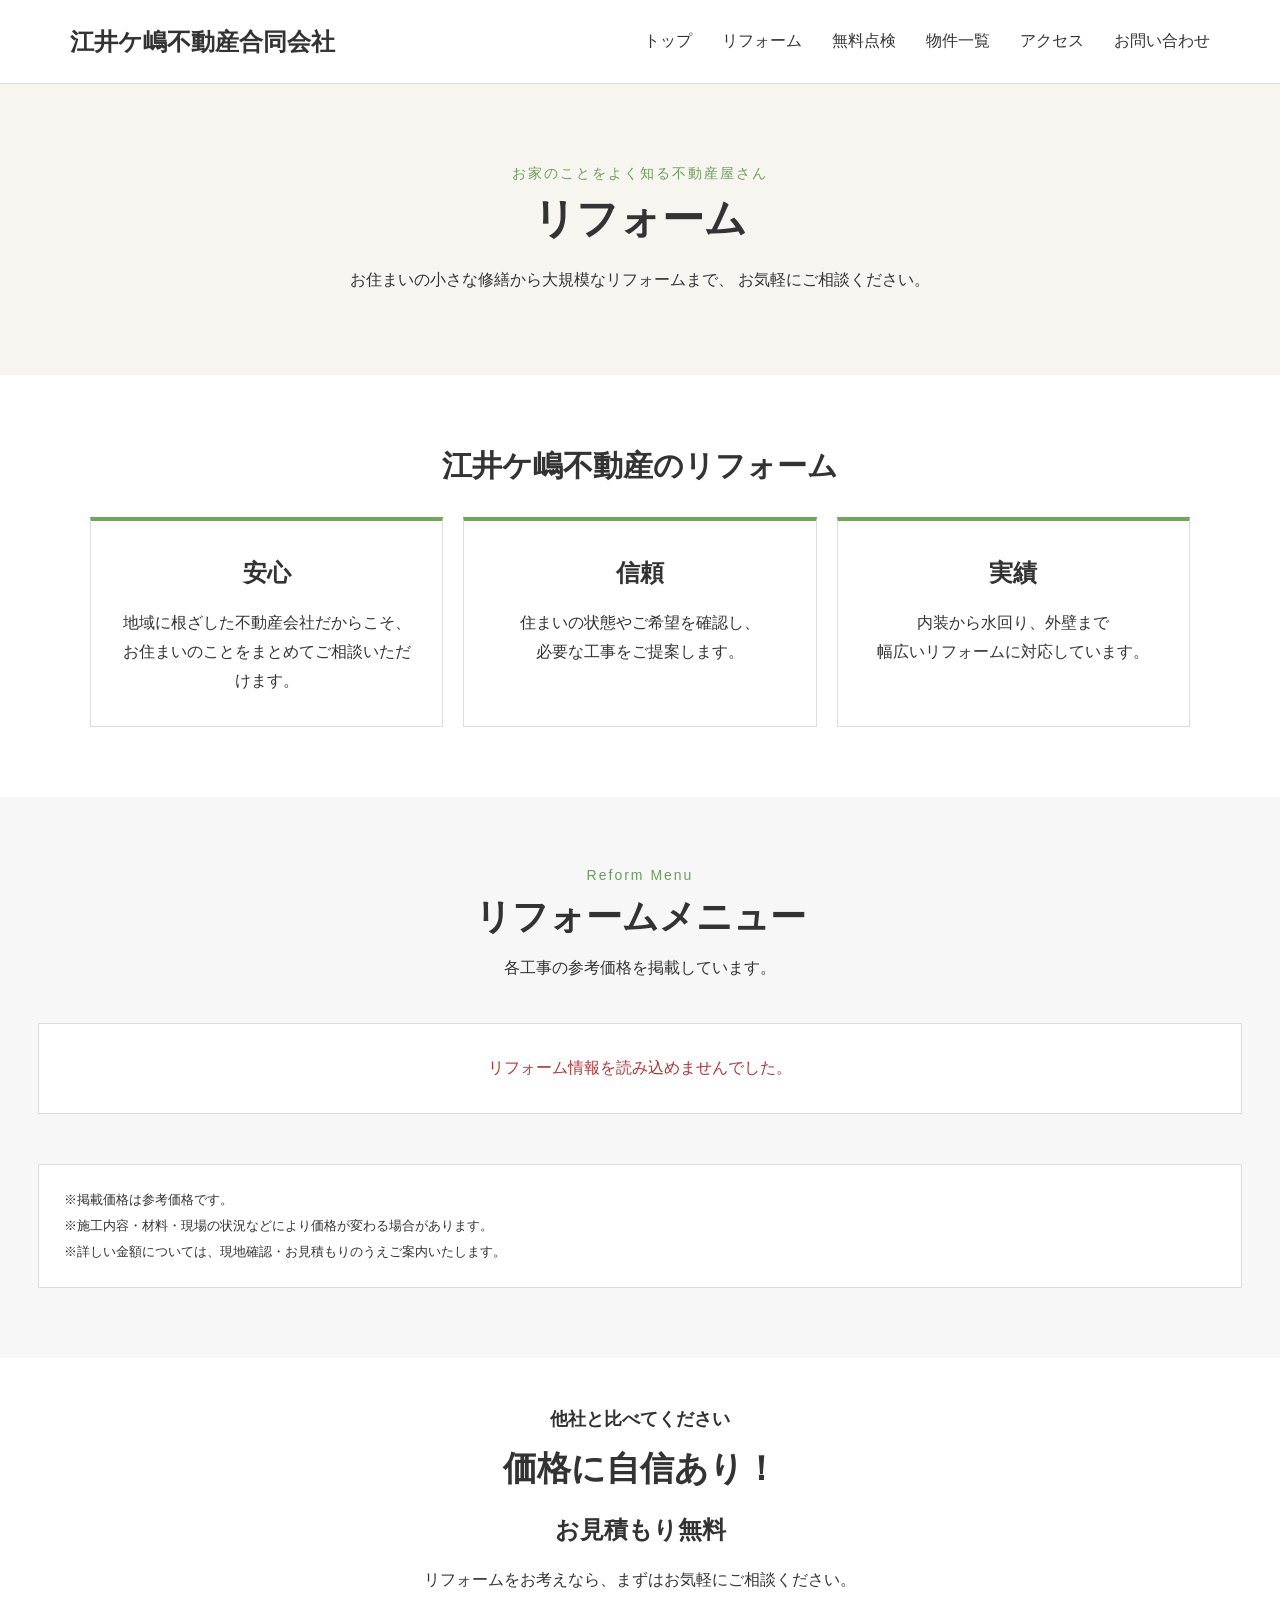
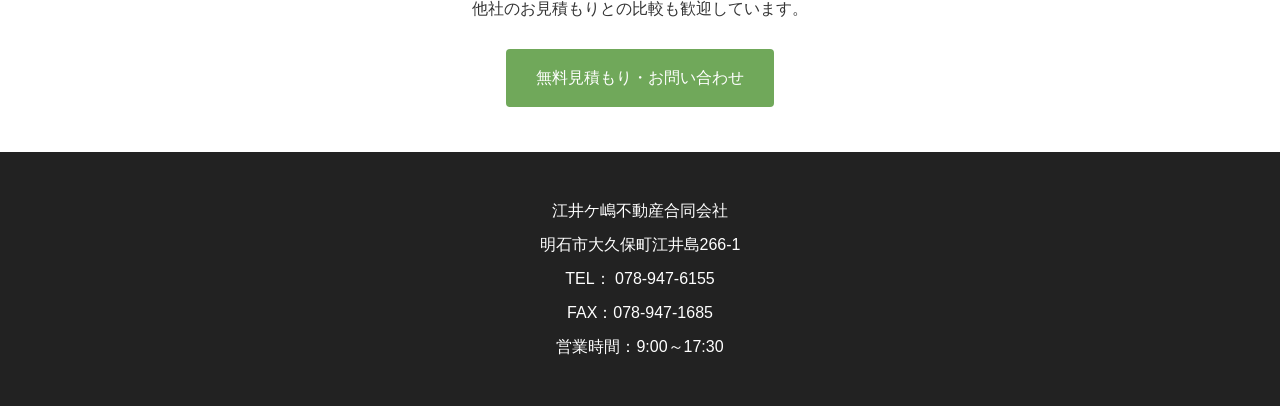
<file: reform.html>
<!DOCTYPE html>
<html lang="ja">

<head>
    <meta charset="UTF-8">

    <!-- スマホ表示に対応 -->
    <meta name="viewport" content="width=device-width, initial-scale=1.0">

    <!-- ページタイトル -->
    <title>リフォーム | 江井ケ嶋不動産合同会社</title>

    <!-- CSSを読み込み -->
    <link rel="stylesheet" href="css/common.css">
    <link rel="stylesheet" href="css/pc.css">
    <link rel="stylesheet" href="css/sp.css">
    <link rel="stylesheet" href="css/reform.css">
</head>

<body>

    <!-- ヘッダーを読み込む -->
    <div id="header"></div>


    <!-- メインコンテンツ -->
    <main>

        <!-- ページタイトル -->
        <section class="reform-title">

            <div class="container">

                <p>お家のことをよく知る不動産屋さん</p>

                <h2>リフォーム</h2>

                <p>
                    お住まいの小さな修繕から大規模なリフォームまで、
                    お気軽にご相談ください。
                </p>

            </div>

        </section>


        <!-- リフォームの特徴 -->
        <section class="reform-feature">

            <div class="container">

                <h2>江井ケ嶋不動産のリフォーム</h2>

                <div class="feature-list">

                    <div class="feature-item">

                        <span>安心</span>

                        <p>
                            地域に根ざした不動産会社だからこそ、<br>
                            お住まいのことをまとめてご相談いただけます。
                        </p>

                    </div>


                    <div class="feature-item">

                        <span>信頼</span>

                        <p>
                            住まいの状態やご希望を確認し、<br>
                            必要な工事をご提案します。
                        </p>

                    </div>


                    <div class="feature-item">

                        <span>実績</span>

                        <p>
                            内装から水回り、外壁まで<br>
                            幅広いリフォームに対応しています。
                        </p>

                    </div>

                </div>

            </div>

        </section>


        <!-- リフォーム一覧 -->
        <section class="reform-list-section">

            <div class="container">

                <div class="section-heading">

                    <p>Reform Menu</p>

                    <h2>リフォームメニュー</h2>

                    <span>
                        各工事の参考価格を掲載しています。
                    </span>

                </div>


                <!-- スプレッドシートから自動表示 -->
                <div id="reform-list">

                    <p class="reform-loading">
                        リフォーム情報を読み込んでいます。
                    </p>

                </div>

                <!-- 価格について -->
                <div class="reform-price-note">

                    <p>
                        ※掲載価格は参考価格です。
                    </p>

                    <p>
                        ※施工内容・材料・現場の状況などにより価格が変わる場合があります。
                    </p>

                    <p>
                        ※詳しい金額については、現地確認・お見積もりのうえご案内いたします。
                    </p>

                </div>

            </div>

        </section>


        <!-- 無料見積もり -->
        <section class="reform-price">

            <div class="container">

                <p class="price-message">
                    他社と比べてください
                </p>

                <h2>
                    価格に自信あり！
                </h2>

                <p class="price-free">
                    お見積もり無料
                </p>

                <p>
                    リフォームをお考えなら、まずはお気軽にご相談ください。<br>
                    他社のお見積もりとの比較も歓迎しています。
                </p>

                <a
                    href="contact.html"
                    class="reform-contact-button">
                    無料見積もり・お問い合わせ
                </a>

            </div>

        </section>
   </main>


    <!-- フッターを読み込む -->
    <div id="footer"></div>


    <!-- 共通JavaScript -->
    <script src="js/common.js"></script>

    <!-- リフォームJavaScript -->
    <script src="js/reform.js"></script>

</body>

</html>
</file>
<file: css/common.css>
/* ページ全体の設定 */
* {
    box-sizing: border-box;
}

body {
    margin: 0;

    font-family:
        "Noto Sans JP",
        "Yu Gothic",
        YuGothic,
        sans-serif;

    color: #333;
    background-color: #fff;

    line-height: 1.8;
}


/* リンクの設定 */
a {
    color: inherit;
    text-decoration: none;
}


/* コンテンツ幅を設定 */
.container {
    width: min(1100px, 90%);
    margin: 0 auto;
}


/* ヘッダーを設定 */
.header {
    background-color: #fff;
    border-bottom: 1px solid #ddd;
}


/* ヘッダー内部を設定 */
.header-inner {
    display: flex;
    align-items: center;
    justify-content: space-between;

    max-width: 1200px;
    margin: 0 auto;

    padding: 20px 30px;
}


/* 会社名を設定 */
.header h1 {
    margin: 0;
    font-size: 24px;
}


/* PCナビゲーションを設定 */
.pc-nav {
    display: flex;
    gap: 30px;
}


/* ナビゲーションのマウス操作 */
.pc-nav a:hover {
    opacity: 0.6;
}


/* スマホナビゲーションを非表示 */
.sp-nav {
    display: none;
}


/* メニューボタンを非表示 */
.menu-button {
    display: none;
}


/* メインビジュアルを設定 */
.hero {
    position: relative;

    width: min(1200px, 100%);
    margin: 0 auto;

    overflow: hidden;
}


/* メイン画像を設定 */
.hero img {
    display: block;

    width: 100%;
    height: auto;
}


/* メイン画像の文字 */
.hero-text {
    position: absolute;

    left: 8%;
    bottom: 12%;

    color: #fff;

    text-shadow:
        0 2px 5px rgba(0, 0, 0, 0.5);
}


/* メインタイトル */
.hero-text h2 {
    margin: 0;

    font-size: 42px;
}


/* キャッチコピー */
.catch-section {
    padding: 80px 0;

    text-align: center;

    background-color: #f7f5f0;
}


.catch-section h2 {
    margin: 0;

    font-size: 28px;
}


/* 会社紹介 */
.about-section {
    padding: 80px 0;
}


.about-section h2,
.company-section h2,
.calendar-section h2 {
    margin-top: 0;
    margin-bottom: 30px;

    font-size: 30px;
}


/* 会社情報 */
.company-section {
    padding: 80px 0;

    background-color: #f7f7f7;
}


.company-info {
    max-width: 800px;
}


.company-info p {
    display: flex;

    margin: 0;
    padding: 15px 0;

    border-bottom: 1px solid #ddd;
}


/* 会社情報の項目名 */
.company-info p > span:first-child {
    width: 140px;

    font-weight: bold;
}


/* 営業日カレンダー */
.calendar-section {
    padding: 80px 0;
}


.calendar-description {
    margin-bottom: 30px;
}


/* カレンダー表示領域 */
.calendar-container {
    width: 100%;
    max-width: 1000px;

    margin: 0 auto;
}


/* Googleカレンダー */
.calendar-container iframe {
    width: 100%;
    min-height: 600px;

    border: 0;
}


/* フッター */
.footer {
    padding: 40px 20px;

    text-align: center;

    color: #fff;
    background-color: #222;
}


.footer p {
    margin: 5px 0;
}
</file>
<file: css/pc.css>
/* PC表示を設定 */
@media (min-width: 769px) {

    /* キャッチコピーを設定 */
    .hero-text p {
        margin: 0;

        font-size: 20px;
    }

}
</file>
<file: css/sp.css>
/* スマホ表示を設定 */
@media (max-width: 768px) {

    /* ヘッダーを設定 */
    .header-inner {
        padding: 15px 20px;
    }


    /* 会社名を設定 */
    .header h1 {
        font-size: 18px;
    }


    /* PCナビゲーションを非表示 */
    .pc-nav {
        display: none;
    }


    /* メニューボタンを表示 */
    .menu-button {
        display: block;

        padding: 5px 10px;

        border: 0;
        background: none;

        font-size: 28px;

        cursor: pointer;
    }


    /* スマホナビゲーション */
    .sp-nav {
        display: none;

        flex-direction: column;

        border-top: 1px solid #ddd;
    }


    /* スマホナビゲーションを表示 */
    .sp-nav.open {
        display: flex;
    }


    /* スマホナビゲーションのリンク */
    .sp-nav a {
        padding: 15px 20px;

        border-bottom: 1px solid #ddd;
    }


    /* メインビジュアル */
    .hero {
        height: 420px;
    }


    /* メイン画像の文字 */
    .hero-text {
        left: 5%;
        bottom: 8%;
    }


    /* メインタイトル */
    .hero-text h2 {
        font-size: 28px;
    }


    /* キャッチコピー */
    .catch-section {
        padding: 50px 0;
    }


    .catch-section h2 {
        font-size: 21px;
    }


    /* 会社紹介 */
    .about-section {
        padding: 50px 0;
    }


    .about-section h2,
    .company-section h2,
    .calendar-section h2 {
        font-size: 24px;
    }


    /* 会社情報 */
    .company-section {
        padding: 50px 0;
    }


    .company-info p {
        display: block;
    }


    /* 会社情報の項目名 */
    .company-info p > span:first-child {
        display: block;

        width: auto;

        margin-bottom: 5px;
    }


    /* カレンダー */
    .calendar-section {
        padding: 50px 0;
    }


    .calendar-container iframe {
        min-height: 600px;
    }

}
</file>
<file: css/access.css>
/* アクセスページタイトル */
.access-title {
    padding: 80px 0;
    text-align: center;
    background-color: #f7f5f0;
}

.access-title p {
    margin: 0;
    color: #6d9d59;
    font-size: 14px;
    line-height: 1.2;
    letter-spacing: 2px;
}

.access-title h2 {
    margin: 8px 0 0;
    font-size: 42px;
    line-height: 1.3;
}

/* アクセス情報 */
.access-info-section {
    padding: 70px 0;
}

.access-info {
    display: grid;
    grid-template-columns: repeat(2, 1fr);
    gap: 25px;
    max-width: 900px;
    margin: 0 auto;
}

/* 所在地 */
.access-address {
    grid-column: 1 / -1;
    width: calc(50% - 12.5px);
    justify-self: center;
}

/* アクセス項目 */
.access-item {
    padding: 30px;
    text-align: center;
    background-color: #fff;
    border: 1px solid #ddd;
    border-top: 4px solid #70a85a;
}

.access-item h3 {
    margin: 0 0 10px;
    font-size: 20px;
    line-height: 1.4;
}

.access-item p {
    margin: 0;
    font-size: 17px;
    line-height: 1.5;
}

.access-item p + p {
    margin-top: 5px;
}

/* 地図 */
.map-section {
    padding: 70px 0;
    background-color: #f7f7f7;
}

/* セクション見出し */
.section-heading {
    margin-bottom: 30px;
    text-align: center;
}

.section-heading p {
    margin: 0;
    color: #6d9d59;
    font-size: 14px;
    line-height: 1.2;
    letter-spacing: 2px;
}

.section-heading h2 {
    margin: 5px 0 0;
    font-size: 32px;
    line-height: 1.3;
}

/* Googleマップ表示領域 */
.map-container {
    width: 100%;
    max-width: 1000px;
    margin: 0 auto;
    overflow: hidden;
    background-color: #fff;
    border: 1px solid #ddd;
}

/* Googleマップ */
.map-container iframe {
    display: block;
    width: 100%;
    height: 500px;
    border: 0;
}

/* ご来店案内 */
.access-guide {
    padding: 70px 0;
    text-align: center;
}

.access-guide h2 {
    margin: 0 0 20px;
    font-size: 28px;
    line-height: 1.4;
}

.access-guide p {
    margin: 5px 0;
    line-height: 1.5;
}

/* スマホ表示 */
@media (max-width: 768px) {

    /* ページタイトル */
    .access-title {
        padding: 50px 0;
    }

    .access-title h2 {
        font-size: 32px;
    }

    /* アクセス情報 */
    .access-info-section {
        padding: 50px 0;
    }

    .access-info {
        grid-template-columns: 1fr;
        gap: 15px;
    }

    .access-address {
        grid-column: auto;
        width: 100%;
        justify-self: stretch;
    }

    .access-item {
        padding: 22px 18px;
    }

    .access-item h3 {
        font-size: 18px;
    }

    .access-item p {
        font-size: 16px;
    }

    /* 地図 */
    .map-section {
        padding: 50px 0;
    }

    .section-heading {
        margin-bottom: 20px;
    }

    .section-heading h2 {
        font-size: 26px;
    }

    .map-container iframe {
        height: 400px;
    }

    /* ご来店案内 */
    .access-guide {
        padding: 50px 0;
    }

    .access-guide h2 {
        font-size: 24px;
    }

}
</file>
<file: css/inspection.css>
/* 無料点検ページ全体 */
.inspection-hero,
.inspection-intro,
.inspection-free,
.inspection-merit,
.inspection-contact,
.inspection-message {
    position: relative;
}


/* メインビジュアル */
.inspection-hero {
    padding: 60px 0;

    text-align: center;

    background-color: #f7f5f0;
}

.inspection-hero > .container {
    position: relative;
}

.inspection-hero-subtitle {
    margin: 0;

    color: #6d9d59;

    font-size: 14px;
    font-weight: bold;

    letter-spacing: 3px;

    line-height: 1.3;
}

.inspection-hero h2 {
    margin: 10px 0 20px;

    color: #222;

    font-size: 48px;
    font-weight: bold;

    line-height: 1.3;
}

.inspection-hero h2::after {
    display: block;

    width: 60px;
    height: 3px;

    margin: 20px auto 0;

    content: "";

    background-color: #70a85a;
}

.inspection-hero-text {
    max-width: 620px;

    margin: 25px auto 0;

    color: #555;

    line-height: 1.9;
}


/* 無料バッジ */
.inspection-hero-badge {
    position: absolute;

    top: -10px;
    right: 5%;

    display: flex;

    align-items: center;
    justify-content: center;

    width: 95px;
    height: 95px;

    color: #fff;

    background-color: #c93131;

    border-radius: 50%;

    font-size: 25px;
    font-weight: bold;

    transform: rotate(8deg);

    box-shadow:
        0 8px 20px rgba(0, 0, 0, 0.12);
}


/* セクション見出し */
.inspection-section-heading {
    margin-bottom: 45px;

    text-align: center;
}

.inspection-section-heading p {
    margin: 0;

    color: #6d9d59;

    font-size: 13px;
    font-weight: bold;

    letter-spacing: 2px;

    line-height: 1.3;
}

.inspection-section-heading h2 {
    margin: 8px 0 0;

    color: #333;

    font-size: 32px;
    font-weight: bold;

    line-height: 1.4;
}


/* チェック項目 */
.inspection-intro {
    padding: 70px 0;

    background-color: #fff;
}

.inspection-check-list {
    display: grid;

    grid-template-columns: repeat(4, 1fr);

    gap: 25px;
}


/* チェックカード */
.inspection-check-card {
    overflow: hidden;

    background-color: #fff;

    border: 1px solid #e1e5de;

    border-radius: 4px;

    box-shadow:
        0 5px 18px rgba(0, 0, 0, 0.06);
}


/* 写真 */
.inspection-check-image {
    position: relative;

    overflow: hidden;
}

.inspection-check-image img {
    display: block;

    width: 100%;

    aspect-ratio: 4 / 3;

    object-fit: cover;

    transition:
        transform 0.4s ease;
}

.inspection-check-card:hover
.inspection-check-image img {
    transform: scale(1.04);
}


/* 番号 */
.inspection-check-image span {
    position: absolute;

    top: 12px;
    left: 12px;

    display: flex;

    align-items: center;
    justify-content: center;

    width: 38px;
    height: 38px;

    color: #fff;

    background-color: rgba(44, 72, 53, 0.9);

    border-radius: 50%;

    font-size: 12px;
    font-weight: bold;
}


/* カード本文 */
.inspection-check-body {
    padding: 22px 20px 25px;
}

.inspection-check-body h3 {
    margin: 0 0 10px;

    color: #333;

    font-size: 19px;
    font-weight: bold;

    line-height: 1.5;
}

.inspection-check-body h3::before {
    display: inline-block;

    width: 4px;
    height: 18px;

    margin-right: 9px;

    content: "";

    vertical-align: -2px;

    background-color: #70a85a;
}

.inspection-check-body p {
    margin: 0;

    color: #666;

    font-size: 14px;

    line-height: 1.75;
}


/* 無料点検料金 */
.inspection-free {
    padding: 50px 0;

    background-color: #f7f5f0;
}

.inspection-free-box {
    max-width: 850px;

    margin: 0 auto;
    padding: 35px 40px;

    text-align: center;

    background-color: #fff;

    border: 1px solid #ddd;

    box-shadow:
        0 6px 20px rgba(0, 0, 0, 0.05);
}

.inspection-free-label {
    margin: 0;

    color: #333;

    font-size: 23px;
    font-weight: bold;

    line-height: 1.5;
}

.inspection-free-box h2 {
    margin: 5px 0 5px;

    color: #c93131;

    font-size: 64px;
    font-weight: bold;

    line-height: 1.1;
}

.inspection-free-text {
    margin: 10px 0 0;

    color: #777;

    font-size: 13px;

    line-height: 1.7;
}


/* 点検について */
.inspection-merit {
    padding: 80px 0;

    background-color: #fff;
}

.inspection-merit-list {
    display: grid;

    grid-template-columns: repeat(3, 1fr);

    gap: 25px;
}

.inspection-merit-item {
    display: flex;

    gap: 15px;

    padding: 25px;

    background-color: #f8faf7;

    border: 1px solid #e1e7df;
}

.inspection-merit-item > span {
    flex: 0 0 auto;

    color: #70a85a;

    font-size: 14px;
    font-weight: bold;

    letter-spacing: 1px;
}

.inspection-merit-item h3 {
    margin: 0 0 8px;

    font-size: 18px;

    line-height: 1.5;
}

.inspection-merit-item p {
    margin: 0;

    color: #666;

    font-size: 14px;

    line-height: 1.7;
}


/* お問い合わせ */
.inspection-contact {
    padding: 50px 0;

    background-color: #eef4eb;
}

.inspection-contact-box {
    display: grid;

    grid-template-columns: 1.15fr 0.85fr;

    gap: 50px;

    align-items: center;

    max-width: 1050px;

    margin: 0 auto;
}


/* お問い合わせメイン */
.inspection-contact-main {
    text-align: center;
}

.inspection-contact-subtitle {
    margin: 0;

    color: #6d9d59;

    font-size: 13px;
    font-weight: bold;

    letter-spacing: 2px;
}

.inspection-contact-main h2 {
    margin: 8px 0 20px;

    color: #2d4736;

    font-size: 32px;

    line-height: 1.5;
}

.inspection-contact-main > p:not(.inspection-contact-subtitle) {
    margin: 0 0 25px;

    color: #555;

    line-height: 1.8;
}


/* お問い合わせボタン */
.inspection-contact-button {
    display: inline-block;

    padding: 15px 35px;

    color: #fff;

    background-color: #2d4736;

    border-radius: 3px;

    font-size: 16px;
    font-weight: bold;

    transition:
        opacity 0.2s ease,
        transform 0.2s ease;
}

.inspection-contact-button:hover {
    opacity: 0.85;

    transform: translateY(-2px);
}


/* 会社情報 */
.inspection-company {
    padding: 32px;

    text-align: center;

    background-color: #fff;

    border: 1px solid #dfe6db;

    box-shadow:
        0 5px 18px rgba(0, 0, 0, 0.05);
}

.inspection-company-label {
    margin: 0 0 10px;

    color: #6d9d59;

    font-size: 12px;
    font-weight: bold;

    letter-spacing: 2px;
}

.inspection-company h3 {
    margin: 0 0 18px;

    font-size: 22px;

    line-height: 1.5;
}

.inspection-company p {
    margin: 5px 0;

    color: #555;

    font-size: 14px;

    line-height: 1.7;
}


/* 最後のメッセージ */
.inspection-message {
    padding: 25px 0;

    text-align: center;

    background-color: #fff;
}

.inspection-message p {
    margin: 0;

    color: #666;

    font-size: 13px;

    line-height: 1.8;
}


/* スマホ表示 */
@media (max-width: 768px) {

    /* メインビジュアル */
    .inspection-hero {
        padding: 60px 0;
    }

    .inspection-hero-subtitle {
        font-size: 12px;
    }

    .inspection-hero h2 {
        font-size: 34px;
    }

    .inspection-hero-text {
        padding: 0 15px;

        font-size: 14px;
    }


    /* 無料バッジ */
    .inspection-hero-badge {
        position: relative;

        top: auto;
        right: auto;

        width: 65px;
        height: 65px;

        margin: 25px auto 0;

        font-size: 18px;
    }


    /* セクション見出し */
    .inspection-section-heading {
        margin-bottom: 30px;
    }

    .inspection-section-heading h2 {
        font-size: 25px;
    }


    /* チェック項目 */
    .inspection-intro {
        padding: 55px 0;
    }

    .inspection-check-list {
        grid-template-columns: repeat(2, 1fr);

        gap: 12px;
    }


    /* チェックカード */
    .inspection-check-image img {
        aspect-ratio: 4 / 3;
    }

    .inspection-check-image span {
        top: 8px;
        left: 8px;

        width: 30px;
        height: 30px;

        font-size: 10px;
    }

    .inspection-check-body {
        padding: 14px 13px 17px;
    }

    .inspection-check-body h3 {
        margin-bottom: 8px;

        font-size: 15px;
    }

    .inspection-check-body h3::before {
        width: 3px;
        height: 14px;

        margin-right: 6px;
    }

    .inspection-check-body p {
        font-size: 12px;

        line-height: 1.65;
    }


    /* 無料点検 */
    .inspection-free {
        padding: 45px 0;
    }

    .inspection-free-box {
        padding: 25px 20px;
    }

    .inspection-free-label {
        font-size: 19px;
    }

    .inspection-free-box h2 {
        font-size: 50px;
    }


    /* 点検について */
    .inspection-merit {
        padding: 55px 0;
    }

    .inspection-merit-list {
        grid-template-columns: 1fr;

        gap: 12px;
    }

    .inspection-merit-item {
        padding: 20px;
    }

    .inspection-merit-item h3 {
        font-size: 17px;
    }

    .inspection-merit-item p {
        font-size: 13px;
    }


    /* お問い合わせ */
    .inspection-contact {
        padding: 55px 0;
    }

    .inspection-contact-box {
        grid-template-columns: 1fr;

        gap: 30px;
    }

    .inspection-contact-main h2 {
        font-size: 26px;
    }

    .inspection-contact-main > p:not(.inspection-contact-subtitle) {
        font-size: 14px;
    }

    .inspection-contact-button {
        width: 100%;

        padding: 14px 20px;

        font-size: 15px;
    }


    /* 会社情報 */
    .inspection-company {
        padding: 25px 15px;
    }

    .inspection-company h3 {
        font-size: 20px;
    }


    /* 最後のメッセージ */
    .inspection-message {
        padding: 18px 10px;
    }

    .inspection-message p {
        font-size: 11px;
    }

}
</file>
<file: css/reform.css>
/* リフォームページタイトル */
.reform-title {
    padding: 80px 0;

    text-align: center;

    background-color: #f7f5f0;
}

.reform-title p:first-child {
    margin: 0;

    color: #6d9d59;

    font-size: 14px;
    letter-spacing: 2px;

    line-height: 1.4;
}

.reform-title h2 {
    margin: 8px 0 20px;

    font-size: 42px;
    line-height: 1.3;
}

.reform-title p:last-child {
    max-width: 700px;

    margin: 0 auto;

    line-height: 1.8;
}


/* リフォームの特徴 */
.reform-feature {
    padding: 70px 0;
}

.reform-feature h2 {
    margin: 0 0 30px;

    text-align: center;

    font-size: 30px;
    line-height: 1.4;
}

.feature-list {
    display: grid;

    grid-template-columns: repeat(3, 1fr);

    gap: 20px;

    width: min(1300px, 100%);
    margin: 0 auto;
}

.feature-item {
    padding: 30px;

    text-align: center;

    background-color: #fff;

    border: 1px solid #ddd;
    border-top: 4px solid #70a85a;
}

.feature-item span {
    display: block;

    margin-bottom: 15px;

    font-size: 24px;
    font-weight: bold;
}

.feature-item p {
    margin: 0;

    line-height: 1.8;
}


/* リフォーム一覧 */
.reform-list-section {
    padding: 70px 0;

    background-color: #f7f7f7;
}


/* リフォーム一覧の幅 */
.reform-list-section .container {
    width: min(1300px, 94%);
}


/* セクション見出し */
.section-heading {
    margin-bottom: 40px;

    text-align: center;
}

.section-heading p {
    margin: 0;

    color: #6d9d59;

    font-size: 14px;
    letter-spacing: 2px;

    line-height: 1.2;
}

.section-heading h2 {
    margin: 8px 0 12px;

    color: #333;

    font-size: 36px;
    font-weight: bold;

    line-height: 1.4;
}

.section-heading span {
    line-height: 1.8;
}


/* カテゴリー */
.reform-category {
    margin-bottom: 60px;
}

.reform-category:last-child {
    margin-bottom: 0;
}

.reform-category-title {
    margin: 0 0 25px;

    padding: 10px 15px;

    color: #fff;

    font-size: 25px;
    font-weight: bold;

    line-height: 1.4;

    background-color: #70a85a;

    border-left: 6px solid #4f8240;
}


/* PCカード */
.reform-grid {
    display: grid;

    grid-template-columns: repeat(4, 1fr);

    gap: 20px;
}


/* カード */
.reform-card {
    display: flex;

    flex-direction: column;

    overflow: hidden;

    background-color: #fff;

    border: 1px solid #ddd;

    box-shadow: 0 2px 6px rgba(0, 0, 0, 0.05);
}


/* 写真 */
.reform-card-image {
    display: block;

    width: 100%;

    aspect-ratio: 4 / 3;

    object-fit: cover;
}


/* カード内容 */
.reform-card-body {
    display: flex;

    flex-direction: column;

    flex: 1;

    padding: 20px;
}


/* 工事名 */
.reform-card-title {
    min-height: 3em;

    margin: 0 0 12px;

    color: #333;

    font-size: 21px;
    font-weight: bold;

    line-height: 1.5;
}


/* 説明 */
.reform-card-description {
    height: 5.1em;

    margin: 0;

    overflow: hidden;

    color: #555;

    font-size: 14px;

    line-height: 1.7;

    display: -webkit-box;

    -webkit-box-orient: vertical;

    -webkit-line-clamp: 3;

    line-clamp: 3;
}


/* 価格 */
.reform-price-list {
    margin-top: auto;
    margin-bottom: 0;

    padding: 12px 14px;

    background-color: #fff5f5;

    border-left: 4px solid #d33;
}

.reform-price-item {
    margin: 4px 0;

    color: #d00000;

    font-size: 17px;
    font-weight: bold;

    line-height: 1.6;
}


/* 読み込み中 */
.reform-loading {
    margin: 0;

    padding: 30px;

    text-align: center;

    background-color: #fff;

    border: 1px solid #ddd;
}


/* エラー */
.reform-error {
    margin: 0;

    padding: 30px;

    text-align: center;

    color: #b33;

    background-color: #fff;

    border: 1px solid #ddd;
}


/* 価格について */
.reform-price-note {
    margin-top: 50px;

    padding: 20px 25px;

    background-color: #fff;

    border: 1px solid #ddd;
}

.reform-price-note p {
    margin: 4px 0;

    font-size: 13px;

    line-height: 1.7;
}


/* 無料見積もり */
.reform-price {
    padding: 45px 0;

    text-align: center;
}

.price-message {
    margin: 0 0 10px;

    font-size: 18px;
    font-weight: bold;
}

.reform-price h2 {
    margin: 0;

    font-size: 34px;

    line-height: 1.4;
}

.price-free {
    margin: 15px 0;

    font-size: 24px;
    font-weight: bold;
}

.reform-price p:not(.price-message):not(.price-free) {
    max-width: 700px;

    margin: 0 auto 25px;

    line-height: 1.8;
}


/* お問い合わせボタン */
.reform-contact-button {
    display: inline-block;

    padding: 15px 30px;

    color: #fff;

    background-color: #70a85a;

    border-radius: 4px;
}

.reform-contact-button:hover {
    opacity: 0.8;
}


/* スマホ表示 */
@media (max-width: 768px) {

    /* ページタイトル */
    .reform-title {
        padding: 50px 0;
    }

    .reform-title h2 {
        font-size: 32px;
    }


    /* リフォームの特徴 */
    .reform-feature {
        padding: 50px 0;
    }

    .reform-feature h2 {
        font-size: 24px;
    }

    .feature-list {
        grid-template-columns: 1fr;

        gap: 15px;
    }

    .feature-item {
        padding: 22px 18px;
    }


    /* リフォーム一覧 */
    .reform-list-section {
        padding: 50px 0;
    }

    .reform-list-section .container {
        width: 94%;
    }

    .section-heading {
        margin-bottom: 30px;
    }

    .section-heading h2 {
        font-size: 29px;
    }


    /* カテゴリー */
    .reform-category {
        margin-bottom: 45px;
    }

    .reform-category-title {
        margin-bottom: 18px;

        padding: 9px 12px;

        font-size: 21px;

        border-left-width: 5px;
    }


    /* スマホ横スクロール */
    .reform-grid {
        display: flex;

        gap: 15px;

        overflow-x: auto;
        overflow-y: hidden;

        padding-bottom: 12px;

        scroll-snap-type: x mandatory;

        -webkit-overflow-scrolling: touch;

        /* Firefox */
        scrollbar-width: thin;
        scrollbar-color: #000000 #000000;
    }


    /* 横スクロールバー */
    .reform-grid::-webkit-scrollbar {
        width: 8px;
        height: 8px;

        background: #000000 !important;
    }


    /* スクロールバーの背景 */
    .reform-grid::-webkit-scrollbar-track {
        background: #000000 !important;

        border-radius: 4px;
    }


    /* スクロールバーのつまみ */
    .reform-grid::-webkit-scrollbar-thumb {
        background: #000000 !important;

        border: 0 !important;
        border-radius: 4px;
    }


    /* スクロールバーの角 */
    .reform-grid::-webkit-scrollbar-corner {
        background: #000000 !important;
    }


    /* スマホカード */
    .reform-card {
        flex: 0 0 72%;

        scroll-snap-align: start;
    }


    /* カード内容 */
    .reform-card-body {
        padding: 14px;
    }


    /* 工事名 */
    .reform-card-title {
        min-height: 2.8em;

        margin-bottom: 8px;

        font-size: 19px;

        line-height: 1.4;
    }


    /* 説明 */
    .reform-card-description {
        height: 4.5em;

        font-size: 14px;

        line-height: 1.6;
    }


    /* 価格 */
    .reform-price-list {
        padding: 7px 10px;
    }

    .reform-price-item {
        margin: 3px 0;

        font-size: 14px;

        line-height: 1.5;
    }


    /* 価格について */
    .reform-price-note {
        margin-top: 35px;

        padding: 15px 18px;
    }


    /* 無料見積もり */
    .reform-price {
        padding: 50px 0;
    }

    .reform-price h2 {
        font-size: 28px;
    }

    .price-free {
        font-size: 22px;
    }

}
</file>
